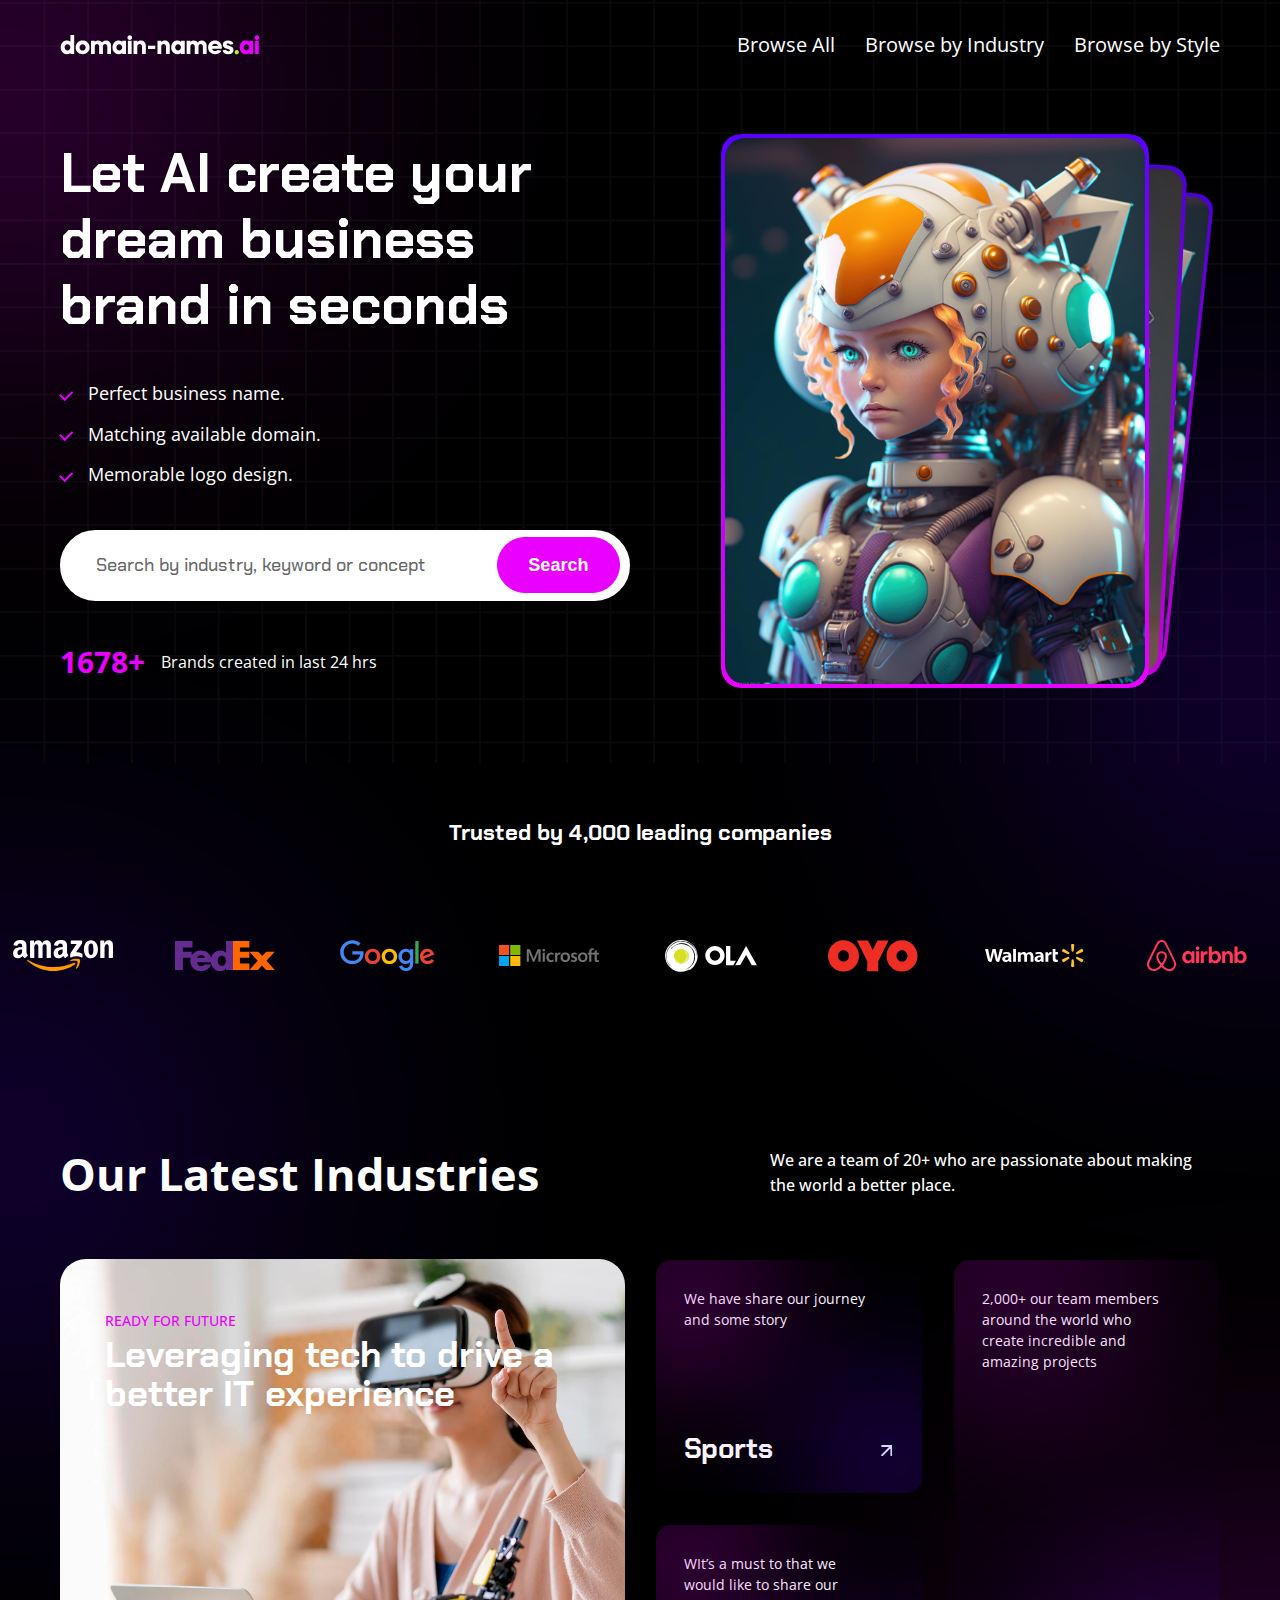
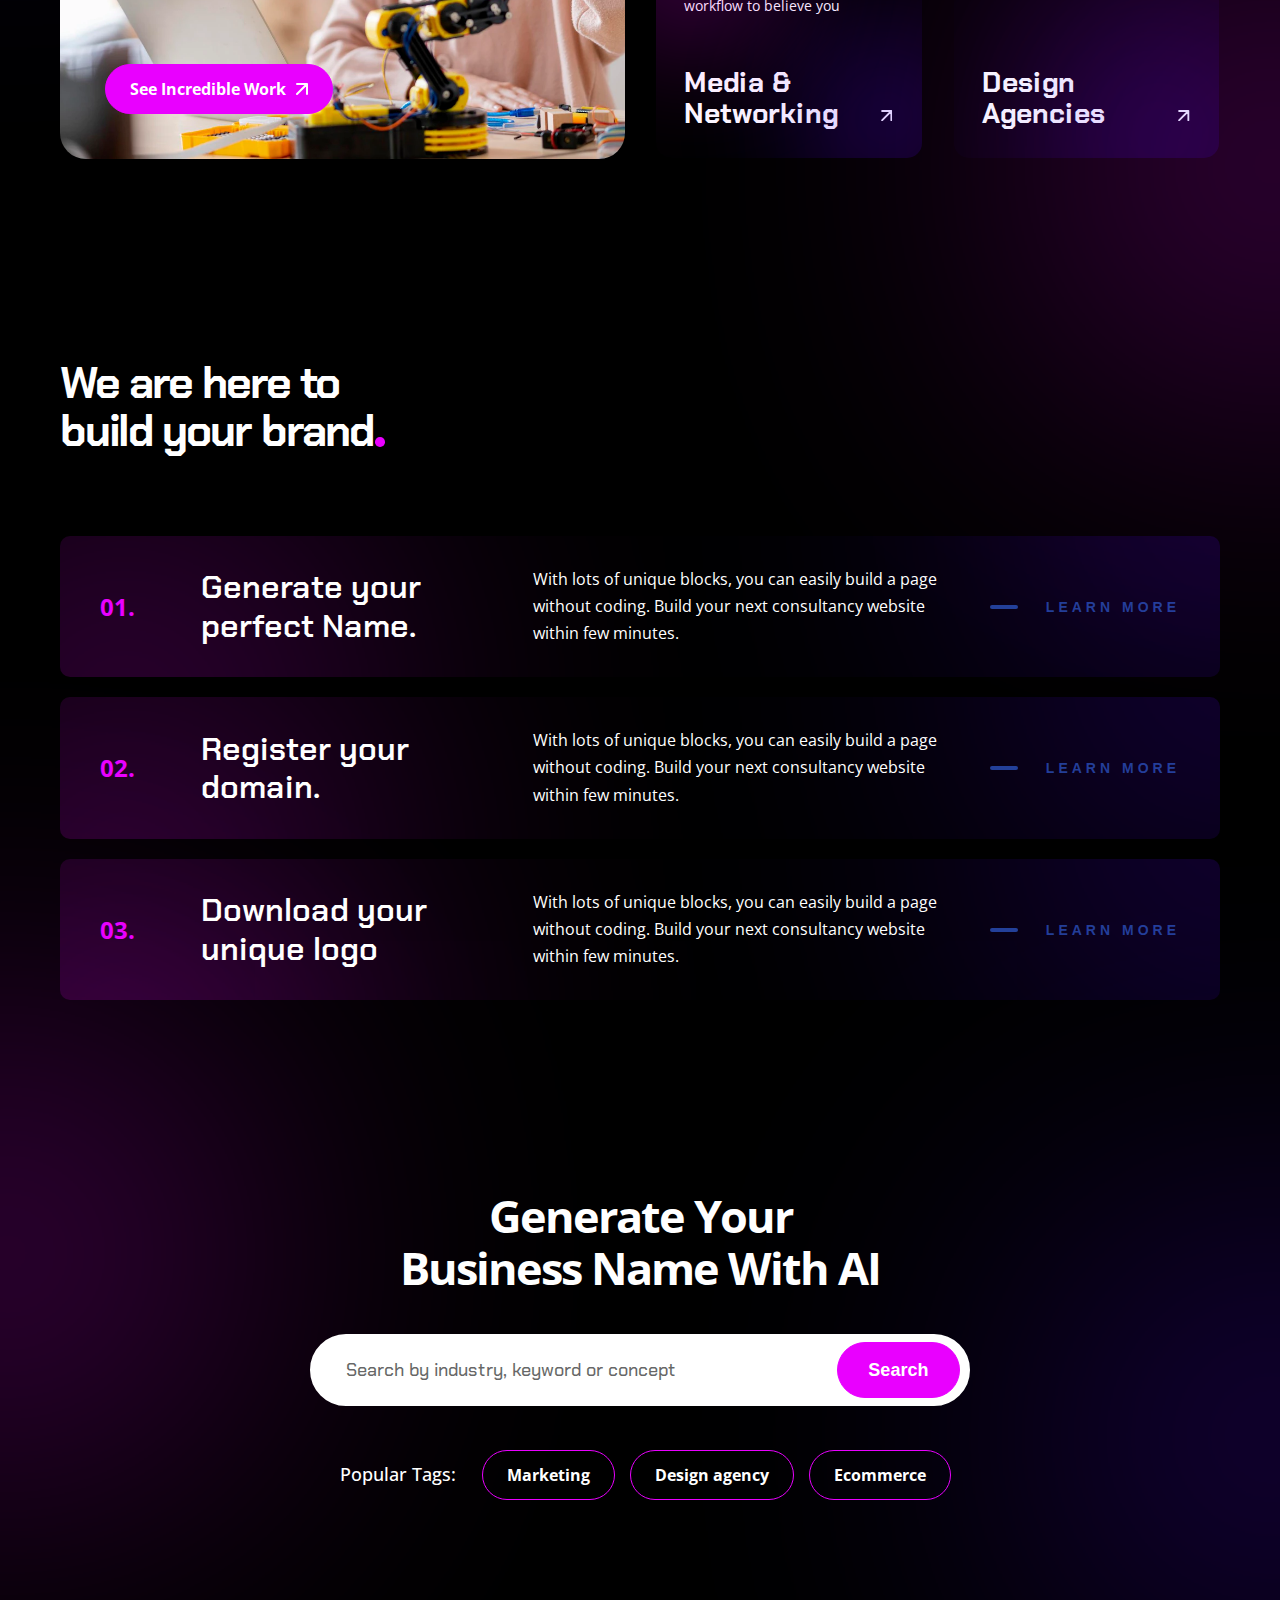
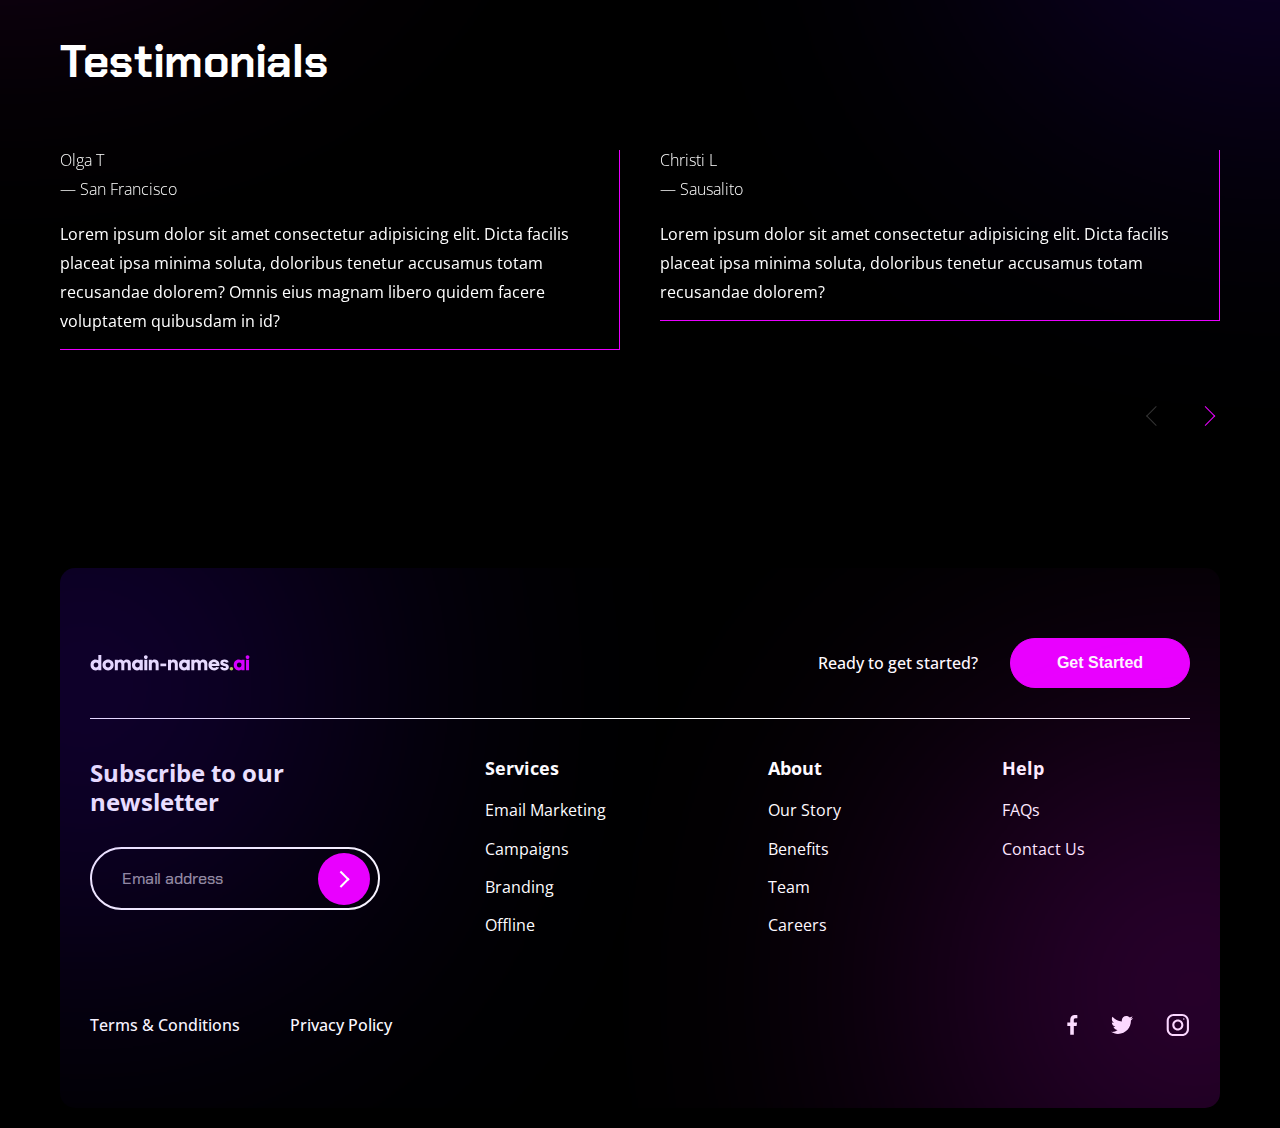
<file: index.html>
<!DOCTYPE html>
<html lang="en">

<head>
  <meta charset="UTF-8" />
  <meta http-equiv="X-UA-Compatible" content="IE=edge" />
  <meta name="viewport" content="width=device-width, initial-scale=1.0" />
  <link rel="stylesheet" href="css/main.css" />
  <!-- <link rel="icon" href="images/logo-small.svg" /> -->
  <link rel="stylesheet" href="https://cdn.jsdelivr.net/npm/swiper@9/swiper-bundle.min.css">
  <title>Home</title>
</head>

<body>
  <div class="main">
    <!-- #header -->
    <header class="header _lg" id="header">
      <div class="autoContainer">
        <div class="header__inner">
          <a href="/" class="header__inner-logo">
            <span class="logo">
              <img src="images/logo-white.svg" alt="%ProjectName%" />
            </span>
          </a>
          <nav class="nav" id="menu">
            <div class="nav__inner">
              <a href="#" class="nav__inner-link">
                Browse All
              </a>
              <a href="#" class="nav__inner-link">
                Browse by Industry
              </a>
              <a href="#" class="nav__inner-link">
                Browse by Style
              </a>
            </div>
          </nav>
          <div class="burger" id="menuBtn">
            <span></span>
          </div>
        </div>
      </div>
    </header>
    <!-- #header end -->
    <!-- #hero start -->
    <section class="hero">
      <div class="autoContainer">
        <div class="hero__inner">
          <div class="hero__inner-content">
            <h1>
              Let AI create your dream
              business brand
              in seconds
            </h1>
            <div class="hero__inner-body">
              <div class="swiper" data-swiper="card">
                <div class="swiper-wrapper">
                  <div class="swiper-slide">
                    <div class="ratioImage">
                      <img src="./images/intro/intro-1.jpg" alt="">
                    </div>
                  </div>
                  <div class="swiper-slide">
                    <div class="ratioImage">
                      <img src="./images/intro/intro-2.jpg" alt="">
                    </div>
                  </div>
                  <div class="swiper-slide">
                    <div class="ratioImage">
                      <img src="./images/intro/intro-1.jpg" alt="">
                    </div>
                  </div>
                </div>
              </div>
            </div>
            <ul class="list">
              <li class="list__item">
                <span class="custIcon custIcon--tick"></span>
                Perfect business name.
              </li>
              <li class="list__item">
                <span class="custIcon custIcon--tick"></span>
                Matching available domain.
              </li>
              <li class="list__item">
                <span class="custIcon custIcon--tick"></span>
                Memorable logo design.
              </li>
            </ul>
            <div class="input__outer">
              <div class="input input--text">
                <input type="text" placeholder="Search by industry, keyword or concept">
              </div>
              <button class="button button--primary">
                Search
              </button>
            </div>
            <div class="hero__inner-box">
              <h4 class="_lg">
                1678+
              </h4>
              <p>
                Brands created in last 24 hrs
              </p>
            </div>
          </div>
        </div>
      </div>
      <div class="hero__bg">
        <div class="hero__bg-image">
          <img src="./images/hero-grids.png" alt="">
        </div>
        <div class="bubble">
        </div>
        <div class="bubble _bottom">
        </div>
      </div>
    </section>
    <!-- #hero end -->
    <!-- #companies start -->
    <section class="companies">
      <div class="companies__inner">
        <h4>
          Trusted by 4,000 leading companies
        </h4>
        <div class="companies__inner-row">
          <div class="swiper" data-swiper="companies">
            <div class="swiper-wrapper">
              <div class="companiesItem swiper-slide">
                <div class="companiesItem__image">
                  <img src="./images/companies/airbnb.svg" alt="">
                </div>
              </div>
              <div class="companiesItem swiper-slide">
                <div class="companiesItem__image">
                  <img src="./images/companies/amazon.svg" alt="">
                </div>
              </div>
              <div class="companiesItem swiper-slide">
                <div class="companiesItem__image">
                  <img src="./images/companies/fedex.svg" alt="">
                </div>
              </div>
              <div class="companiesItem swiper-slide">
                <div class="companiesItem__image">
                  <img src="./images/companies/google.svg" alt="">
                </div>
              </div>
              <div class="companiesItem swiper-slide">
                <div class="companiesItem__image">
                  <img src="./images/companies/microsoft.svg" alt="">
                </div>
              </div>
              <div class="companiesItem swiper-slide">
                <div class="companiesItem__image">
                  <img src="./images/companies/ola.svg" alt="">
                </div>
              </div>
              <div class="companiesItem swiper-slide">
                <div class="companiesItem__image">
                  <img src="./images/companies/oyo.svg" alt="">
                </div>
              </div>
              <div class="companiesItem swiper-slide">
                <div class="companiesItem__image">
                  <img src="./images/companies/walmart.svg" alt="">
                </div>
              </div>
              <div class="companiesItem swiper-slide">
                <div class="companiesItem__image">
                  <img src="./images/companies/airbnb.svg" alt="">
                </div>
              </div>
              <div class="companiesItem swiper-slide">
                <div class="companiesItem__image">
                  <img src="./images/companies/amazon.svg" alt="">
                </div>
              </div>
              <div class="companiesItem swiper-slide">
                <div class="companiesItem__image">
                  <img src="./images/companies/fedex.svg" alt="">
                </div>
              </div>
              <div class="companiesItem swiper-slide">
                <div class="companiesItem__image">
                  <img src="./images/companies/google.svg" alt="">
                </div>
              </div>
              <div class="companiesItem swiper-slide">
                <div class="companiesItem__image">
                  <img src="./images/companies/microsoft.svg" alt="">
                </div>
              </div>
              <div class="companiesItem swiper-slide">
                <div class="companiesItem__image">
                  <img src="./images/companies/ola.svg" alt="">
                </div>
              </div>
              <div class="companiesItem swiper-slide">
                <div class="companiesItem__image">
                  <img src="./images/companies/oyo.svg" alt="">
                </div>
              </div>
              <div class="companiesItem swiper-slide">
                <div class="companiesItem__image">
                  <img src="./images/companies/walmart.svg" alt="">
                </div>
              </div>
            </div>
          </div>
        </div>
      </div>
    </section>
    <!-- #companies end -->
    <!-- #latest start -->
    <section class="latest">
      <div class="autoContainer">
        <div class="latest__inner">
          <div class="latest__inner-header">
            <h2>Our Latest Industries</h2>
            <p>
              We are a team of 20+ who are passionate about making the world a
              better place.
            </p>
          </div>
          <div class="latest__row">
            <div class="latest__column  _lg">
              <div class="latest__banner">
                <div class="latest__banner-content">
                  <div class="latest__banner-content-header">
                    <strong>Ready for future</strong>
                    <h3>Leveraging tech to drive a better IT experience</h3>
                  </div>
                  <div class="button button--primary button--iconright">
                    See Incredible Work
                    <svg width="12" height="12" viewBox="0 0 12 12" fill="none">
                      <path d="M1 11L11 1M11 1H1M11 1V11" stroke="currentColor" stroke-width="2" stroke-linecap="round"
                        stroke-linejoin="round"></path>
                    </svg>
                  </div>
                </div>
                <div class="latest__banner-image">
                  <img src="images/home/vr-wathcing-girl.png" alt="vr-wathcing">
                </div>
              </div>
            </div>
            <div class="latest__column">
              <div class="latest__item _main">
                <p>We have share our journey and some story</p>
                <strong>Sports</strong>
                <div class="latest__item-ico">
                  <svg width="12" height="12" viewBox="0 0 12 12" fill="none">
                    <path d="M1 11L11 1M11 1H1M11 1V11" stroke="currentColor" stroke-width="2" stroke-linecap="round"
                      stroke-linejoin="round"></path>
                  </svg>
                </div>
                <div class="latest__column-bg">
                  <div class="bubble _extraSm">
                  </div>
                  <div class="bubble _bottom _extraSm">
                  </div>
                </div>
              </div>
              <div class="latest__item _rose ">
                <p>
                  WIt’s a must to that we would like to share our workflow to
                  believe you
                </p>
                <strong>Media &amp; Networking</strong>
                <div class="latest__item-ico">
                  <svg width="12" height="12" viewBox="0 0 12 12" fill="none">
                    <path d="M1 11L11 1M11 1H1M11 1V11" stroke="currentColor" stroke-width="2" stroke-linecap="round"
                      stroke-linejoin="round"></path>
                  </svg>
                </div>
                <div class="latest__column-bg">
                  <div class="bubble _extraSm">
                  </div>
                  <div class="bubble _bottom _extraSm">
                  </div>
                </div>
              </div>
            </div>
            <div class="latest__column ">
              <div class="latest__item">
                <p>
                  2,000+ our team members around the world who create
                  incredible and amazing projects
                </p>
                <strong>Design Agencies</strong>
                <div class="latest__item-ico">
                  <svg width="12" height="12" viewBox="0 0 12 12" fill="none">
                    <path d="M1 11L11 1M11 1H1M11 1V11" stroke="currentColor" stroke-width="2" stroke-linecap="round"
                      stroke-linejoin="round"></path>
                  </svg>
                </div>
                <div class="latest__column-bg">
                  <div class="bubble _sm">
                  </div>
                  <div class="bubble _bottom _sm">
                  </div>
                </div>
              </div>
            </div>
          </div>
        </div>
      </div>
      <div class="latest__bg">
        <div class="bubble _left">
        </div>
        <div class="bubble _right">
        </div>
      </div>
    </section>
    <!-- #latest end -->
    <!-- #build start -->
    <section class="build">
      <div class="autoContainer">
        <div class="build__inner">
          <h2>
            We are here to <br>
            build your brand<span class="dot"></span>
          </h2>
          <ul class="build__inner-list">
            <li class="build__inner-list-item ">
              <strong>01.</strong>
              <h3 class="_sm">Generate your perfect Name.</h3>
              <p>
                With lots of unique blocks, you can easily build a page
                without coding. Build your next consultancy website within few
                minutes.
              </p>
              <a href="#" class="learnMore"><span></span> LEARN MORE</a>
              <div class="build__inner-list-bg">
                <div class="bubble">
                </div>
                <div class="bubble _bottom">
                </div>
              </div>
            </li>
            <li class="build__inner-list-item ">
              <strong>02.</strong>
              <h3 class="_sm">Register your domain.</h3>
              <p>
                With lots of unique blocks, you can easily build a page
                without coding. Build your next consultancy website within few
                minutes.
              </p>
              <a href="#" class="learnMore"><span></span> LEARN MORE</a>
              <div class="build__inner-list-bg">
                <div class="bubble">
                </div>
                <div class="bubble _bottom">
                </div>
              </div>
            </li>
            <li class="build__inner-list-item ">
              <strong>03.</strong>
              <h3 class="_sm">Download your unique logo</h3>
              <p>
                With lots of unique blocks, you can easily build a page
                without coding. Build your next consultancy website within few
                minutes.
              </p>
              <a href="#" class="learnMore"><span></span> LEARN MORE</a>
              <div class="build__inner-list-bg">
                <div class="bubble">
                </div>
                <div class="bubble _bottom">
                </div>
              </div>
            </li>
          </ul>
        </div>
      </div>
    </section>
    <!-- #build end -->
    <!-- #generate start -->
    <section class="generate">
      <div class="autoContainer">
        <div class="generate__inner">
          <div class="generate__inner-content">
            <h2>
              Generate your <br>business name with AI
            </h2>
            <div class="input__outer">
              <div class="input input--text">
                <input type="text" placeholder="Search by industry, keyword or concept">
              </div>
              <button class="button button--primary">
                Search
              </button>
            </div>
          </div>
          <div class="generate__inner-tags ">
            <span>Popular Tags:</span>
            <label class="button button--border">Marketing</label>
            <label class="button button--border">Design agency</label>
            <label class="button button--border">Ecommerce</label>
          </div>
        </div>
      </div>
      <div class="generate__bg">
        <div class="bubble">
        </div>
        <div class="bubble _bottom">
        </div>
      </div>
    </section>
    <!-- #generate end -->
    <!-- #testimonials start -->
    <section class="testimonials ">
      <div class="autoContainer">
        <div class="testimonials__inner">
          <h2>
            Testimonials
          </h2>
          <div class="swiper swiper-initialized swiper-horizontal swiper-backface-hidden" data-swiper="testimonials">
            <div class="swiper-wrapper" id="swiper-wrapper-44bdfc48246a7f33" aria-live="polite">
              <div class="testimonials__item swiper-slide swiper-slide-active" role="group" aria-label="1 / 4"
                style="width: 680px; margin-right: 40px;">
                <div class="testimonials__item-title">
                  <strong>Olga T</strong>
                  <span>— San Francisco</span>
                </div>
                <p>
                  Lorem ipsum dolor sit amet consectetur adipisicing elit. Dicta facilis placeat ipsa minima soluta,
                  doloribus tenetur accusamus totam recusandae dolorem? Omnis eius magnam libero quidem facere
                  voluptatem quibusdam in id?
                </p>
              </div>
              <div class="testimonials__item swiper-slide swiper-slide-next" role="group" aria-label="2 / 4"
                style="width: 680px; margin-right: 40px;">
                <div class="testimonials__item-title">
                  <strong>Christi L</strong>
                  <span>— Sausalito</span>
                </div>
                <p>
                  Lorem ipsum dolor sit amet consectetur adipisicing elit. Dicta facilis placeat ipsa minima soluta,
                  doloribus tenetur accusamus totam recusandae dolorem?
                </p>
              </div>
              <div class="testimonials__item swiper-slide" role="group" aria-label="3 / 4"
                style="width: 680px; margin-right: 40px;">
                <div class="testimonials__item-title">
                  <strong>Mary G</strong>
                  <span>— San Francisco</span>
                </div>
                <p>
                  Lorem ipsum dolor sit amet consectetur adipisicing elit. Dicta facilis placeat ipsa minima soluta,
                  doloribus tenetur accusamus totam recusandae dolorem? Omnis eius magnam libero quidem facere
                  voluptatem quibusdam in id?
                </p>
              </div>
              <div class="testimonials__item swiper-slide" role="group" aria-label="4 / 4"
                style="width: 680px; margin-right: 40px;">
                <div class="testimonials__item-title">
                  <strong>Aaron G</strong>
                  <span>— Virtual</span>
                </div>
                <p>
                  Lorem ipsum dolor sit amet consectetur adipisicing elit. Dicta facilis placeat ipsa minima soluta,
                  doloribus tenetur accusamus totam recusandae dolorem?
                </p>
              </div>
            </div>
            <span class="swiper-notification" aria-live="assertive" aria-atomic="true"></span>
          </div>
          <div class="swiper-arrows">
            <div class="swiper-arrow swiper-arrow-prev swiper-button-disabled" tabindex="-1" role="button"
              aria-label="Previous slide" aria-controls="swiper-wrapper-44bdfc48246a7f33" aria-disabled="true">prev
            </div>
            <div class="swiper-arrow swiper-arrow-next" tabindex="0" role="button" aria-label="Next slide"
              aria-controls="swiper-wrapper-44bdfc48246a7f33" aria-disabled="false">next</div>
          </div>
        </div>
      </div>
    </section>
    <!-- #testimonials end -->
    <!-- #footer -->
    <footer class="footer">
      <div class="autoContainer">
        <div class="footer__body">
          <div class="footer__inner">
            <div class="footer__inner-header ">
              <span class="logo">
                <img src="images/logo-white.svg" alt="Domain">
              </span>
              <div class="footer__inner-header-group">
                <span>Ready to get started?</span>
                <button class="button button--primary">Get Started</button>
              </div>
            </div>
            <div class="footer__inner-body">
              <div class="footer__inner-body-subscribe">
                <h3>Subscribe to our newsletter</h3>
                <div class="input__outer">
                  <div class="input input--text">
                    <input type="text" placeholder="Email address">
                  </div>
                  <button class="button  button--arrow ">
                    <span class="custIcon custIcon--right"></span>
                  </button>
                </div>
              </div>
              <div class="footer__links">
                <div class="footer__links-column ">
                  <strong class="footer__links-title">Services</strong>
                  <a href="#" class="footer__links-item">Email Marketing</a>
                  <a href="#" class="footer__links-item">Campaigns</a>
                  <a href="#" class="footer__links-item">Branding</a>
                  <a href="#" class="footer__links-item">Offline</a>
                </div>
                <div class="footer__links-column ">
                  <strong class="footer__links-title">About</strong>
                  <a href="#" class="footer__links-item">Our Story</a>
                  <a href="#" class="footer__links-item">Benefits</a>
                  <a href="#" class="footer__links-item">Team</a>
                  <a href="#" class="footer__links-item">Careers</a>
                </div>
                <div class="footer__links-column ">
                  <strong class="footer__links-title">Help</strong>
                  <a href="#" class="footer__links-item">FAQs</a>
                  <a href="#" class="footer__links-item">Contact Us</a>
                </div>
              </div>
            </div>
          </div>
          <div class="footer__footer">
            <div class="footer__footer-tos">
              <a href="#" class="footer__footer-tos-link">Terms &amp; Conditions</a>
              <a href="#" class="footer__footer-tos-link">Privacy Policy</a>
            </div>
            <div class="footer__footer-social">
              <a href="#" class="button button--default button--ico">
                <svg width="11" height="20" viewBox="0 0 11 20" fill="none">
                  <path
                    d="M8.53635 3.29509H10.3707V0.139742C10.0542 0.0967442 8.96584 0 7.6983 0C5.05352 0 3.24178 1.643 3.24178 4.66274V7.44186H0.323242V10.9693H3.24178V19.845H6.82005V10.9701H9.62055L10.0651 7.44269H6.81922V5.01251C6.82005 3.99297 7.09801 3.29509 8.53635 3.29509Z"
                    fill="currentColor"></path>
                </svg>
              </a>
              <a href="#" class="button button--default button--ico">
                <svg width="24" height="18" viewBox="0 0 24 18" fill="none">
                  <path
                    d="M23.1854 2.11613C22.357 2.475 21.4744 2.71288 20.5541 2.82838C21.5008 2.27013 22.2234 1.39287 22.5631 0.3355C21.6804 0.85525 20.7059 1.22238 19.6673 1.42725C18.8292 0.545875 17.6347 0 16.3316 0C13.8033 0 11.7679 2.02675 11.7679 4.51137C11.7679 4.86888 11.7986 5.21263 11.8737 5.53988C8.07721 5.357 4.71783 3.55988 2.46107 0.82225C2.06708 1.49738 1.83597 2.27012 1.83597 3.102C1.83597 4.664 2.65041 6.04862 3.86441 6.85025C3.13072 6.8365 2.41095 6.62613 1.80117 6.29475C1.80117 6.3085 1.80117 6.32638 1.80117 6.34425C1.80117 8.536 3.3841 10.3565 5.45987 10.7759C5.08815 10.8763 4.68302 10.9244 4.26258 10.9244C3.97022 10.9244 3.67507 10.9079 3.39802 10.8474C3.98971 12.6335 5.6687 13.9466 7.66512 13.9893C6.11142 15.1896 4.13867 15.9129 2.00303 15.9129C1.62853 15.9129 1.26934 15.8964 0.910156 15.851C2.93303 17.1394 5.3304 17.875 7.91572 17.875C16.319 17.875 20.9133 11 20.9133 5.04075C20.9133 4.84137 20.9064 4.64887 20.8966 4.45775C21.8029 3.8225 22.5645 3.02913 23.1854 2.11613Z"
                    fill="currentColor"></path>
                </svg>
              </a>
              <a href="#" class="button button--default button--ico">
                <svg width="23" height="22" viewBox="0 0 23 22" fill="none">
                  <path fill-rule="evenodd" clip-rule="evenodd"
                    d="M7.64704 0H16.0003C19.8441 0 22.9613 3.07862 22.9613 6.875V15.125C22.9613 18.9214 19.8441 22 16.0003 22H7.64704C3.80317 22 0.686035 18.9214 0.686035 15.125V6.875C0.686035 3.07862 3.80317 0 7.64704 0ZM16 19.9375C18.687 19.9375 20.8727 17.7787 20.8727 15.125V6.875C20.8727 4.22125 18.687 2.0625 16 2.0625H7.64683C4.95988 2.0625 2.77412 4.22125 2.77412 6.875V15.125C2.77412 17.7787 4.95988 19.9375 7.64683 19.9375H16Z"
                    fill="currentColor"></path>
                  <path fill-rule="evenodd" clip-rule="evenodd"
                    d="M6.25476 11C6.25476 7.96263 8.7482 5.5 11.8236 5.5C14.8989 5.5 17.3924 7.96263 17.3924 11C17.3924 14.0374 14.8989 16.5 11.8236 16.5C8.7482 16.5 6.25476 14.0374 6.25476 11ZM8.34283 11C8.34283 12.8948 9.90488 14.4375 11.8233 14.4375C13.7418 14.4375 15.3038 12.8948 15.3038 11C15.3038 9.10388 13.7418 7.5625 11.8233 7.5625C9.90488 7.5625 8.34283 9.10388 8.34283 11Z"
                    fill="currentColor"></path>
                  <path
                    d="M18.5519 5.08834C18.5519 5.4931 18.2197 5.82122 17.8099 5.82122C17.4001 5.82122 17.0679 5.4931 17.0679 5.08834C17.0679 4.68359 17.4001 4.35547 17.8099 4.35547C18.2197 4.35547 18.5519 4.68359 18.5519 5.08834Z"
                    fill="currentColor"></path>
                </svg>
              </a>
            </div>
          </div>
          <div class="footer__body-bg">
            <div class="bubble _left">
            </div>
            <div class="bubble _right">
            </div>
          </div>
        </div>
      </div>
    </footer>
    <!-- #footer end -->
  </div>
  <script src="https://cdn.jsdelivr.net/npm/swiper@9/swiper-bundle.min.js"></script>
  <script src="js/swiper.js"></script>
  <script src="js/main.js"></script>
</body>

</html>
</file>
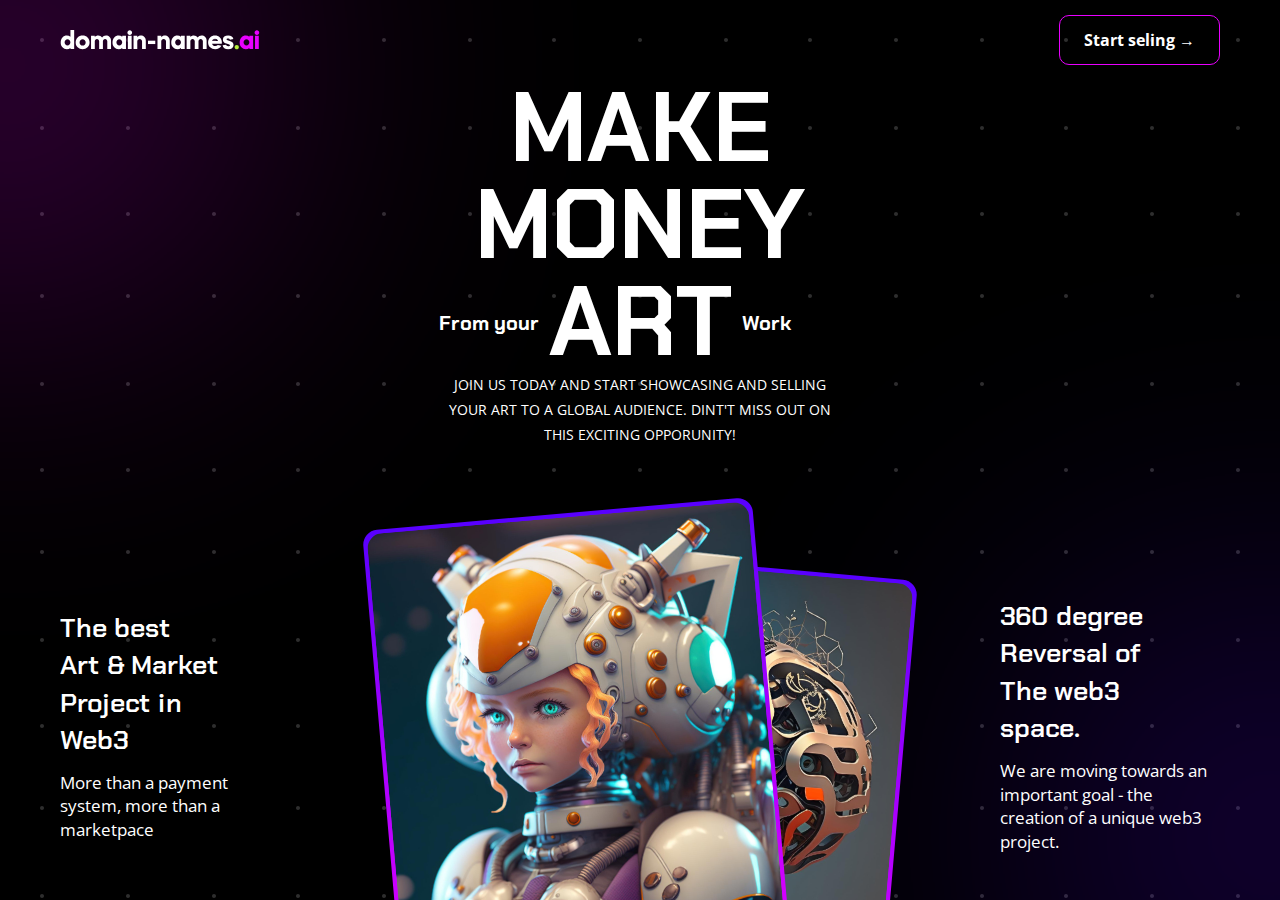
<file: intro.html>
<!DOCTYPE html>
<html lang="en">

<head>
  <meta charset="UTF-8" />
  <meta http-equiv="X-UA-Compatible" content="IE=edge" />
  <meta name="viewport" content="width=device-width, initial-scale=1.0" />
  <link rel="stylesheet" href="css/main.css" />
  <!-- <link rel="icon" href="images/logo-small.svg" /> -->
  <title>Home</title>
</head>

<body>
  <div class="main">
    <!-- #header -->
    <header class="header" id="header">
      <div class="autoContainer">
        <div class="header__inner">
          <a href="/" class="header__inner-logo">
            <span class="logo">
              <img src="images/logo-white.svg" alt="%ProjectName%" />
            </span>
          </a>
          <a href="/index.html" class="button button--border">
            Start seling &rarr;
          </a>
        </div>
      </div>
    </header>
    <!-- #header end -->
    <!-- #intro -->
    <section class="intro">
      <div class="autoContainer">
        <div class="intro__inner">
          <div class="intro__inner-content">
            <div class="intro__inner-title">
              <h2>
                Make
              </h2>
              <h2>
                Money
              </h2>
              <div class="intro__inner-title-box">
                <h5>
                  From your
                </h5>
                <h2>
                  Art
                </h2>
                <h5>
                  Work
                </h5>
              </div>
            </div>
            <p class="intro__inner-text">
              Join us today and Start showcasing and selling
              your art to a global audience. Dint't miss out on this exciting opporunity!
            </p>
          </div>
          <div class="intro__inner-footer">
            <div class="intro__inner-footer-box">
              <h4>
                The best <br>
                Art & Market <br>
                Project in <br>
                Web3
              </h4>
              <p class="_sm">
                More than a payment system,
                more than a marketpace
              </p>
            </div>
            <div class="intro__inner-footer-group">
              <div class="intro__inner-footer-image">
                <img src="./images/intro/intro-1.jpg" alt="">
              </div>
              <div class="intro__inner-footer-image">
                <img src="./images/intro/intro-2.jpg" alt="">
              </div>
            </div>
            <div class="intro__inner-footer-box">
              <h4>
                360 degree <br>
                Reversal of <br>
                The web3 <br>
                space.
              </h4>
              <p class="_sm">
                We are moving towards an
                important goal - the creation
                of a unique web3 project.
              </p>
            </div>
            <div class="intro__inner-footer-bg">
              <!-- <img src="./images/intro/planet.jpg" alt=""> -->
            </div>
          </div>
        </div>
      </div>
      <div class="intro__bg">
        <div class="intro__bg-dots">
        </div>
        <div class="bubble ">
        </div>
        <div class="bubble _bottom">
        </div>
      </div>
    </section>
    <!-- #intro end -->
  </div>
  <script src="js/main.js"></script>
</body>

</html>
</file>
<file: css/main.css>
@import "./animate.css";
@import url("https://fonts.googleapis.com/css2?family=Open+Sans:wght@300;400;700&display=swap");
@import url("https://fonts.googleapis.com/css2?family=Chakra+Petch:ital,wght@0,300;0,400;0,500;0,600;0,700;1,300;1,400;1,500;1,600;1,700&display=swap");
@-webkit-keyframes zoomInCenter {
  from {
    opacity: 0;
    -webkit-transform: translate(-50%, -50%) scale(0.9);
            transform: translate(-50%, -50%) scale(0.9);
  }
  30% {
    opacity: 1;
  }
  to {
    opacity: 1;
    -webkit-transform: translate(-50%, -50%) scale(1);
            transform: translate(-50%, -50%) scale(1);
  }
}
@keyframes zoomInCenter {
  from {
    opacity: 0;
    -webkit-transform: translate(-50%, -50%) scale(0.9);
            transform: translate(-50%, -50%) scale(0.9);
  }
  30% {
    opacity: 1;
  }
  to {
    opacity: 1;
    -webkit-transform: translate(-50%, -50%) scale(1);
            transform: translate(-50%, -50%) scale(1);
  }
}
@-webkit-keyframes zoomIn {
  from {
    opacity: 0;
    -webkit-transform: scale(0.9);
            transform: scale(0.9);
  }
  30% {
    opacity: 1;
  }
  to {
    opacity: 1;
    -webkit-transform: scale(1);
            transform: scale(1);
  }
}
@keyframes zoomIn {
  from {
    opacity: 0;
    -webkit-transform: scale(0.9);
            transform: scale(0.9);
  }
  30% {
    opacity: 1;
  }
  to {
    opacity: 1;
    -webkit-transform: scale(1);
            transform: scale(1);
  }
}
@-webkit-keyframes fadeInUp {
  from {
    opacity: 0;
    -webkit-transform: translateY(10%);
            transform: translateY(10%);
  }
  to {
    opacity: 1;
    -webkit-transform: translateY(0);
            transform: translateY(0);
  }
}
@keyframes fadeInUp {
  from {
    opacity: 0;
    -webkit-transform: translateY(10%);
            transform: translateY(10%);
  }
  to {
    opacity: 1;
    -webkit-transform: translateY(0);
            transform: translateY(0);
  }
}
@-webkit-keyframes sticky {
  from {
    opacity: 0;
    -webkit-transform: translateY(-110%);
            transform: translateY(-110%);
  }
  50% {
    opacity: 1;
  }
  to {
    opacity: 1;
    -webkit-transform: translateY(0);
            transform: translateY(0);
  }
}
@keyframes sticky {
  from {
    opacity: 0;
    -webkit-transform: translateY(-110%);
            transform: translateY(-110%);
  }
  50% {
    opacity: 1;
  }
  to {
    opacity: 1;
    -webkit-transform: translateY(0);
            transform: translateY(0);
  }
}
@-webkit-keyframes animInUp {
  from {
    -webkit-transform: translateY(10%) scale(0.98);
            transform: translateY(10%) scale(0.98);
  }
  to {
    -webkit-transform: translateY(0);
            transform: translateY(0);
  }
}
@keyframes animInUp {
  from {
    -webkit-transform: translateY(10%) scale(0.98);
            transform: translateY(10%) scale(0.98);
  }
  to {
    -webkit-transform: translateY(0);
            transform: translateY(0);
  }
}
.animInUp {
  -webkit-animation-name: animInUp;
  animation-name: animInUp;
}

.zoomInCenter {
  -webkit-animation-name: zoomInCenter;
          animation-name: zoomInCenter;
  -webkit-animation-timing-function: ease-in-out;
          animation-timing-function: ease-in-out;
}

/* Typography */
h1 {
  font-size: 60px;
}

h2 {
  font-size: 50px;
}
h2._lg {
  font-size: 44px;
}
h2._sm {
  font-size: 32px;
}

h3 {
  font-size: 40px;
}

h4 {
  font-size: 22px;
}
h4._lg {
  font-size: 30px;
}

h5 {
  font-size: 20px;
}

h6 {
  font-size: 18px;
}

h1,
h2,
h3,
h4,
h5,
h6 {
  font-family: "Open Sans", sans-serif;
  font-weight: 700;
  line-height: 1.4em;
}

p {
  line-height: 1.8em;
  font-size: 16px;
}
p._sm {
  font-size: 14px;
  line-height: 1.4em;
}

:root {
  height: 100%;
}

html {
  height: 100%;
  scroll-behavior: smooth;
}

* {
  margin: 0px;
  padding: 0px;
  border: none;
  outline: none;
  -webkit-box-sizing: border-box;
          box-sizing: border-box;
}

button {
  cursor: pointer;
  outline: none;
  background: transparent;
}
button:focus {
  outline: none;
}

input::-webkit-outer-spin-button,
input::-webkit-inner-spin-button {
  -webkit-appearance: none;
  margin: 0;
}

/* width */
::-webkit-scrollbar {
  width: 8px;
}

/* Track */
::-webkit-scrollbar-track {
  background: #fff;
}

/* Handle */
::-webkit-scrollbar-thumb {
  background: rgba(0, 0, 0, 0.2);
  border-radius: 10px;
}

/* Handle on hover */
::-webkit-scrollbar-thumb:hover {
  background: rgba(0, 0, 0, 0.3);
}

body {
  height: 100%;
  cursor: default;
  font-size: 18px;
  color: #fff;
  line-height: 1.7em;
  font-weight: 400;
  font-family: "Open Sans", sans-serif;
  background: #000;
  -webkit-font-smoothing: antialiased;
  -moz-font-smoothing: antialiased;
}

body.active {
  overflow: hidden;
}

a {
  cursor: pointer;
  text-decoration: none;
  color: #000;
}

ul,
li {
  list-style: none;
  padding: 0px;
  margin: 0px;
}

img,
svg {
  pointer-events: none;
}

.main {
  display: -webkit-box;
  display: -ms-flexbox;
  display: flex;
  -webkit-box-orient: vertical;
  -webkit-box-direction: normal;
      -ms-flex-direction: column;
          flex-direction: column;
  overflow: hidden;
  min-height: 100%;
}

.autoContainer {
  max-width: 1460px;
  margin: 0 auto;
  padding: 0 60px;
}

.input {
  display: -webkit-box;
  display: -ms-flexbox;
  display: flex;
  width: 100%;
  font-size: 18px;
}
.input input,
.input textarea, .input__selected {
  padding: 1.2em 1.9em;
  width: 100%;
  background-color: #fff;
  border: 2px solid #fff;
  resize: none;
  -webkit-transition: 0.3s ease-out;
  transition: 0.3s ease-out;
  color: #000;
  font-family: "Chakra Petch", sans-serif;
  font-style: normal;
  font-weight: 500;
  font-size: inherit;
  line-height: 1;
}
.input input::-webkit-input-placeholder, .input textarea::-webkit-input-placeholder, .input__selected::-webkit-input-placeholder {
  color: rgba(0, 0, 0, 0.6);
  font-family: inherit;
}
.input input::-moz-placeholder, .input textarea::-moz-placeholder, .input__selected::-moz-placeholder {
  color: rgba(0, 0, 0, 0.6);
  font-family: inherit;
}
.input input:-ms-input-placeholder, .input textarea:-ms-input-placeholder, .input__selected:-ms-input-placeholder {
  color: rgba(0, 0, 0, 0.6);
  font-family: inherit;
}
.input input::-ms-input-placeholder, .input textarea::-ms-input-placeholder, .input__selected::-ms-input-placeholder {
  color: rgba(0, 0, 0, 0.6);
  font-family: inherit;
}
.input input::placeholder,
.input textarea::placeholder, .input__selected::placeholder {
  color: rgba(0, 0, 0, 0.6);
  font-family: inherit;
}
.input input:focus,
.input textarea:focus {
  border-color: rgba(0, 0, 0, 0.8);
}
.input--text input {
  border-radius: 2em;
  padding: 1.2em 8.5em 1.2em 1.9em;
}
.input--text input:focus {
  border-color: #e900ff;
}
.input--buttonRight {
  position: relative;
}
.input--buttonRight input {
  padding-right: 3em;
}
.input--buttonRight .button {
  position: absolute;
  font-size: inherit;
  top: 50%;
  right: 0.5em;
  -webkit-transform: translateY(-50%);
  transform: translateY(-50%);
}
.input--buttonRight._wideButton input {
  padding-right: 8em;
}
.input--buttonRight._wideButton .button {
  width: 7em;
}
.input--select {
  position: relative;
  min-width: 130px;
}
.input--select.active .input__selected {
  color: #101010;
  border-radius: 2em 2em 0 0;
  border-bottom: 1px solid rgba(36, 20, 85, 0.1);
  border-color: #3b3d6b;
  -webkit-transition-duration: 0.1s;
  transition-duration: 0.1s;
  -webkit-transition-delay: 0s;
  transition-delay: 0s;
}
.input--select.active .input__selected::after {
  -webkit-transform: translateY(-50%);
  transform: translateY(-50%);
}
.input--select.active .input__dropdown {
  top: 100%;
  max-height: 30vh;
  overflow-y: auto;
  border-color: #3b3d6b;
  opacity: 1;
  padding: 0.5em 0 1em 0;
  -webkit-transition: max-height 0.4s ease, opacity 0.2s ease;
  transition: max-height 0.4s ease, opacity 0.2s ease;
}
.input__selected {
  cursor: pointer;
  -webkit-transition-delay: 0.25s;
  transition-delay: 0.25s;
}
.input__selected:hover {
  opacity: 0.8;
  border-color: rgba(59, 61, 107, 0.8);
}
.input__selected:after {
  color: inherit;
  content: "";
  position: absolute;
  display: block;
  top: 50%;
  right: 1.2em;
  width: 0;
  height: 0;
  border-bottom: 6px solid currentColor;
  border-right: 6px solid transparent;
  border-left: 6px solid transparent;
  -webkit-transform: translateY(-50%) rotate(180deg);
  transform: translateY(-50%) rotate(180deg);
  -webkit-transition: 0.3s ease;
  transition: 0.3s ease;
}
.input__dropdown {
  position: absolute;
  top: calc(100% - 3px);
  width: 100%;
  max-height: 0;
  opacity: 0;
  overflow: hidden;
  background-color: #f8f8f8;
  border: 2px solid transparent;
  color: #1d263a;
  -webkit-box-sizing: border-box;
  box-sizing: border-box;
  border: 2px solid transparent;
  border-radius: 0 0 2em 2em;
  border-top: unset;
  -webkit-transition: max-height 0.3s ease, border-color 0s ease 0.3s, opacity 0.1s ease 0.2s;
  transition: max-height 0.3s ease, border-color 0s ease 0.3s, opacity 0.1s ease 0.2s;
  scrollbar-width: none;
  /* Firefox 64 */
  -ms-overflow-style: none;
  /* Internet Explorer 11 */
  z-index: 1;
}
.input__dropdown::-webkit-scrollbar {
  display: none;
}
.input__dropdown-item {
  cursor: pointer;
  padding: 0.4em 1em;
  border-top: 1px solid rgba(29, 38, 58, 0.1);
  -webkit-transition: 0.3s ease-out;
  transition: 0.3s ease-out;
}
.input__dropdown-item:hover {
  background: #f0f0ff;
}
.input__dropdown-item:first-child {
  border-top: unset;
}
.input__dropdown-item strong {
  color: #241455;
  font-weight: 500;
  pointer-events: none;
}
.input__dropdown-item p {
  pointer-events: none;
}
.input__outer {
  display: -webkit-box;
  display: -ms-flexbox;
  display: flex;
  -webkit-box-align: center;
      -ms-flex-align: center;
          align-items: center;
  position: relative;
}
.input__outer .button {
  position: absolute;
  z-index: 2;
  right: 10px;
  font-size: 18px;
  padding: 1em 1.7em;
}

.button {
  cursor: pointer;
  display: -webkit-box;
  display: -ms-flexbox;
  display: flex;
  -webkit-box-align: center;
      -ms-flex-align: center;
          align-items: center;
  -webkit-box-pack: center;
      -ms-flex-pack: center;
          justify-content: center;
  padding: 1em 1.5em;
  border: 1px solid transparent;
  color: #fff;
  font-style: normal;
  font-weight: 700;
  font-size: 16px;
  line-height: 1;
  -webkit-transition: all 0.3s ease;
  transition: all 0.3s ease;
}
.button--border {
  border-color: #e900ff;
  color: #fff;
  border-radius: 10px;
  position: relative;
}
.button--border::before {
  content: "";
  width: 100%;
  height: 100%;
  position: absolute;
  top: 0;
  left: 0;
  border-radius: inherit;
  background: #e900ff;
  opacity: 0;
  -webkit-transition: all 0.2s ease-in-out 0s;
  transition: all 0.2s ease-in-out 0s;
  -moz-transition: all 0.2s ease-in-out 0s;
}
.button--border:hover::before {
  opacity: 0.2;
}
.button--primary {
  border-radius: 5em;
  color: #fff;
  border-color: #e900ff;
  background: #e900ff;
}
.button--primary:hover {
  opacity: 0.6;
}
.button--iconright {
  gap: 10px;
}
.button--rounded {
  cursor: pointer;
  padding: 1.2em 1em;
  border: 2px solid transparent;
  background: #f8f8f8;
  border-radius: 3em;
  gap: 0.6em;
  color: #33354d;
  font-family: "Urbanist", sans-serif;
  font-style: normal;
  font-weight: 600;
  line-height: 1;
}
.button--rounded:hover {
  border-color: rgba(29, 38, 58, 0.8);
}
.button--arrow {
  background: #e900ff;
  border-radius: 50%;
  padding: 0 !important;
  width: 2em;
  height: 2em;
}
.button--ico {
  padding: 0;
}
.button--ico:hover {
  color: #e900ff;
}
.button:active {
  opacity: 0.7;
}
.button:disabled {
  cursor: default;
  opacity: 0.5 !important;
}

.ratioImage {
  position: relative;
  padding-bottom: 65%;
  width: 100%;
}
.ratioImage img {
  position: absolute;
  top: 0;
  left: 0;
  width: 100%;
  height: 100%;
  -o-object-fit: cover;
     object-fit: cover;
}
.ratioImage--contain img {
  -o-object-fit: contain;
     object-fit: contain;
}

.badge {
  border-radius: 100px;
  padding: 0.3em 0.5em;
  color: #000;
  font-style: normal;
  font-weight: 500;
  font-size: 15px;
  line-height: 1;
}

.checkbox {
  display: -webkit-inline-box;
  display: -ms-inline-flexbox;
  display: inline-flex;
  position: relative;
  font-size: 18px;
  z-index: 0;
}
.checkbox input {
  width: 1em;
  height: 1em;
  z-index: 1;
  font-size: inherit;
  opacity: 0;
}
.checkbox input:checked + span::before {
  border-color: #000;
}
.checkbox span {
  position: absolute;
  top: 0;
  left: 0;
  width: 100%;
  height: 100%;
}
.checkbox span::after {
  content: "";
  position: absolute;
  display: block;
  top: 0;
  left: 0;
  width: 100%;
  height: 100%;
  border: 1.5px solid #000;
  -webkit-box-sizing: border-box;
          box-sizing: border-box;
}
.checkbox span::before {
  content: "";
  position: absolute;
  display: block;
  top: 40%;
  left: 50%;
  width: 0.25em;
  height: 0.5em;
  border-bottom: 1.5px solid rgba(0, 0, 0, 0.2);
  border-right: 1.5px solid rgba(0, 0, 0, 0.2);
  -webkit-transition: 0.1s ease;
  transition: 0.1s ease;
  -webkit-transform: translate(-50%, -50%) rotate(45deg);
          transform: translate(-50%, -50%) rotate(45deg);
}
.checkbox__outer {
  display: -webkit-box;
  display: -ms-flexbox;
  display: flex;
  -webkit-box-align: center;
      -ms-flex-align: center;
          align-items: center;
}
.checkbox__outer label {
  color: #000;
  font-style: normal;
  font-weight: 400;
  font-size: 16px;
  line-height: 1.4;
  margin-left: 0.7em;
}
.checkbox__outer label a {
  color: inherit;
  font-style: normal;
  font-weight: 400;
  font-size: inherit;
  text-decoration: underline;
  -webkit-transition: 0.3s ease;
  transition: 0.3s ease;
}
.checkbox__outer label a:hover {
  opacity: 0.6;
}

.custIcon {
  position: relative;
  display: inline-block;
  font-size: 16px;
  height: 0.8em;
  width: 0.8em;
  color: inherit;
}
.custIcon--left::before {
  content: "";
  display: block;
  position: absolute;
  top: 50%;
  left: 50%;
  width: 75%;
  height: 75%;
  background: transparent;
  border-left: 2px solid currentColor;
  border-bottom: 2px solid currentColor;
  -webkit-transform: translate(-25%, -50%) rotate(45deg);
          transform: translate(-25%, -50%) rotate(45deg);
}
.custIcon--rtArr:after {
  content: "";
  display: block;
  position: absolute;
  top: 50%;
  left: 50%;
  width: 75%;
  height: 75%;
  background: transparent;
  border-right: 2px solid currentColor;
  border-top: 2px solid currentColor;
  -webkit-transform: translate(-50%, -50%);
          transform: translate(-50%, -50%);
}
.custIcon--rtArr::before {
  content: "";
  display: block;
  position: absolute;
  top: 50%;
  left: 50%;
  width: 100%;
  height: 2px;
  background: currentColor;
  -webkit-transform: translate(-50%, -50%) rotate(-45deg);
          transform: translate(-50%, -50%) rotate(-45deg);
}
.custIcon--right::before {
  content: "";
  display: block;
  position: absolute;
  top: 50%;
  left: 50%;
  width: 75%;
  height: 75%;
  background: transparent;
  border-right: 2px solid currentColor;
  border-top: 2px solid currentColor;
  -webkit-transform: translate(-75%, -50%) rotate(45deg);
          transform: translate(-75%, -50%) rotate(45deg);
}
.custIcon--up::before {
  content: "";
  position: absolute;
  display: block;
  top: 50%;
  left: 50%;
  border-bottom: 5px solid #7b8a8a;
  border-right: 5px solid transparent;
  border-left: 5px solid transparent;
  -webkit-transform: translate(-50%, -50%);
          transform: translate(-50%, -50%);
  -webkit-transition: all 0.3s ease-in-out;
  transition: all 0.3s ease-in-out;
}
.custIcon--down::before {
  content: "";
  position: absolute;
  display: block;
  top: 50%;
  left: 50%;
  border-top: 5px solid #7b8a8a;
  border-right: 5px solid transparent;
  border-left: 5px solid transparent;
  -webkit-transform: translate(-50%, -50%);
          transform: translate(-50%, -50%);
  -webkit-transition: all 0.3s ease-in-out;
  transition: all 0.3s ease-in-out;
}
.custIcon--cross:before, .custIcon--cross:after {
  content: "";
  display: block;
  position: absolute;
  top: 50%;
  left: 50%;
  width: 2px;
  height: 100%;
  background: #000;
}
.custIcon--cross:before {
  -webkit-transform: translate(-50%, -50%) rotate(45deg);
          transform: translate(-50%, -50%) rotate(45deg);
}
.custIcon--cross:after {
  -webkit-transform: translate(-50%, -50%) rotate(-45deg);
          transform: translate(-50%, -50%) rotate(-45deg);
}
.custIcon--tick {
  margin-right: 5px;
}
.custIcon--tick:after {
  content: "";
  display: block;
  position: absolute;
  top: 50%;
  left: 50%;
  width: 45%;
  height: 80%;
  border-bottom: 2px solid #e900ff;
  border-right: 2px solid #e900ff;
  -webkit-transform: translate(-50%, -50%) rotate(45deg);
          transform: translate(-50%, -50%) rotate(45deg);
}
.custIcon--dots {
  font-size: 5px;
  width: 1em;
  height: 1em;
  border-radius: 50%;
  background: #000;
  -webkit-transition: 0.2s ease-in;
  transition: 0.2s ease-in;
}
.custIcon--dots:before, .custIcon--dots:after {
  content: "";
  display: block;
  position: absolute;
  top: 0;
  width: 1em;
  height: 1em;
  border-radius: 50%;
  background: inherit;
  -webkit-transition: 0.2s ease-in;
  transition: 0.2s ease-in;
}
.custIcon--dots:before {
  left: calc(100% + 0.75em);
}
.custIcon--dots:after {
  right: calc(100% + 0.75em);
}
.custIcon--dots.active {
  width: 4.5em;
  border-radius: 2px;
}
.custIcon--dots.active:before, .custIcon--dots.active:after {
  opacity: 0;
}
.custIcon--rounded {
  font-size: inherit;
  width: 1em;
  height: 1em;
  border-radius: 50%;
  background: #e900ff;
}
.custIcon--rounded:after {
  top: 45%;
  width: 25%;
  height: 50%;
  border-color: #000;
}

.noBreak {
  white-space: nowrap;
}

.dot {
  display: inline-block;
  font-size: inherit;
  width: 0.22em;
  height: 0.22em;
  border-radius: 50%;
  background: #e900ff;
  margin-left: 0.05em;
  margin-bottom: -0.01em;
}

.quotes {
  display: -webkit-box;
  display: -ms-flexbox;
  display: flex;
  font-size: inherit;
  width: 100%;
  padding-bottom: 1.5em;
}
.quotes img {
  height: 1.7em;
  width: auto;
}

.stars {
  display: -webkit-box;
  display: -ms-flexbox;
  display: flex;
  font-size: 5px;
  gap: 1em;
}
.stars img {
  font-size: inherit;
  width: 4em;
  height: 4em;
  -o-object-fit: contain;
  object-fit: contain;
}

.learnMore {
  position: relative;
  padding-left: 4em;
  -webkit-transition: 0.3s ease-out 0.2s;
  transition: 0.3s ease-out 0.2s;
  color: #2f5bd1b3;
  font-family: "Urbanist", sans-serif;
  font-style: normal;
  font-weight: 600;
  font-size: 14px;
  line-height: 1;
  letter-spacing: 4px;
}
.learnMore span {
  position: absolute;
  top: 50%;
  left: 0;
  width: 2em;
  height: 4px;
  -webkit-transform: translateY(-50%);
  transform: translateY(-50%);
}
.learnMore span::before, .learnMore span:after {
  content: "";
  position: absolute;
  top: 0;
  left: 0;
  width: 100%;
  height: 100%;
  background: #2f5bd1b3;
  border-radius: inherit;
  border-radius: 4px;
  -webkit-transition: 0.3s cubic-bezier(0.39, 0.575, 0.565, 1) 0.2s;
  transition: 0.3s cubic-bezier(0.39, 0.575, 0.565, 1) 0.2s;
}
.learnMore span::before {
  opacity: 0;
  -webkit-transition-property: width, background-color;
  transition-property: width, background-color;
}
.learnMore:hover {
  color: #2f5bd1b3;
  -webkit-transition-delay: 0s;
          transition-delay: 0s;
}
.learnMore:hover span::before {
  width: 20%;
  opacity: 1;
  background: #2f5bd1b3;
  -webkit-transition-delay: 0s;
          transition-delay: 0s;
}
.learnMore:hover span:after {
  left: 30%;
  width: 70%;
  -webkit-transition-delay: 0s;
          transition-delay: 0s;
}

.bubble {
  position: absolute;
  width: 400px;
  height: 400px;
  background: #e900ff;
  border-radius: 50%;
  -webkit-filter: blur(200px);
          filter: blur(200px);
  opacity: 0.4;
  top: -15%;
  left: -15%;
}
.bubble._bottom {
  left: unset;
  top: unset;
  right: -15%;
  bottom: -15%;
  background: #5800ff;
}
.bubble._left {
  top: -15%;
  left: -15%;
  background: #5800ff;
}
.bubble._right {
  left: unset;
  top: unset;
  right: -15%;
  bottom: -15%;
  background: #e900ff;
}
.bubble._sm {
  width: 200px;
  height: 200px;
  -webkit-filter: blur(100px);
          filter: blur(100px);
}
.bubble._extraSm {
  width: 150px;
  height: 150px;
  -webkit-filter: blur(70px);
          filter: blur(70px);
}

.logo {
  font-size: 20px;
  width: 10em;
  display: -webkit-box;
  display: -ms-flexbox;
  display: flex;
  -webkit-box-align: center;
      -ms-flex-align: center;
          align-items: center;
  -webkit-box-pack: center;
      -ms-flex-pack: center;
          justify-content: center;
}
.logo img {
  width: 100%;
  height: 100%;
  -o-object-fit: contain;
     object-fit: contain;
}

.footer {
  margin-top: 80px;
  padding-bottom: 20px;
}
.footer__inner-header {
  display: -webkit-box;
  display: -ms-flexbox;
  display: flex;
  -webkit-box-pack: justify;
  -ms-flex-pack: justify;
  justify-content: space-between;
  -webkit-box-align: center;
  -ms-flex-align: center;
  align-items: center;
  padding: 40px 0 30px 0;
  border-bottom: 1px solid #fff;
}
.footer__inner-header-group {
  display: -webkit-box;
  display: -ms-flexbox;
  display: flex;
  -webkit-box-pack: justify;
  -ms-flex-pack: justify;
  justify-content: space-between;
  -webkit-box-align: center;
  -ms-flex-align: center;
  align-items: center;
}
.footer__inner-header-group span {
  color: #fff;
  font-style: normal;
  font-weight: 500;
  font-size: 16px;
  line-height: 160%;
  margin-right: 2em;
}
.footer__inner-header-group .button {
  min-width: 180px;
}
.footer__inner-header .logo {
  display: -webkit-box;
  display: -ms-flexbox;
  display: flex;
  width: 160px;
  height: auto;
}
.footer__inner-header .logo img {
  width: 100%;
  height: auto;
}
.footer__inner-body {
  display: -webkit-box;
  display: -ms-flexbox;
  display: flex;
  -ms-flex-wrap: wrap;
      flex-wrap: wrap;
  padding: 40px 0;
}
.footer__inner-body-subscribe {
  width: 290px;
}
.footer__inner-body-subscribe h3 {
  color: #fff;
  font-style: normal;
  font-weight: 700;
  font-size: 24px;
  line-height: 1.2;
  margin-bottom: 30px;
}
.footer__inner-body-subscribe .input {
  font-size: 16px;
}
.footer__inner-body-subscribe .button {
  font-size: 26px;
}
.footer__footer {
  display: -webkit-box;
  display: -ms-flexbox;
  display: flex;
  -webkit-box-pack: justify;
  -ms-flex-pack: justify;
  justify-content: space-between;
  padding: 20px 0 40px 0;
  gap: 20px;
}
.footer__footer-tos {
  display: -webkit-box;
  display: -ms-flexbox;
  display: flex;
  gap: 50px;
}
.footer__footer-tos-link {
  color: #fff;
  font-style: normal;
  font-weight: 500;
  font-size: 16px;
  line-height: 1;
  padding: 5px 0;
  -webkit-transition: 0.3s ease-out;
  transition: 0.3s ease-out;
}
.footer__footer-tos-link:hover {
  color: #e900ff;
}
.footer__footer-social {
  font-size: 20px;
  display: -webkit-box;
  display: -ms-flexbox;
  display: flex;
  gap: 30px;
}
.footer__links {
  display: -webkit-box;
  display: -ms-flexbox;
  display: flex;
  -webkit-box-pack: justify;
  -ms-flex-pack: justify;
  justify-content: space-between;
  gap: 30px;
  width: calc(100% - 340px);
  max-width: 600px;
  margin: 0 auto;
}
.footer__links-column {
  display: -webkit-box;
  display: -ms-flexbox;
  display: flex;
  -webkit-box-orient: vertical;
  -webkit-box-direction: normal;
      -ms-flex-direction: column;
          flex-direction: column;
}
.footer__links-title {
  color: #fff;
  font-style: normal;
  font-weight: 700;
  font-size: 18px;
  line-height: 1;
  margin-bottom: 1.2em;
}
.footer__links-item {
  cursor: pointer;
  position: relative;
  padding: 0.2em 0;
  margin-bottom: 1em;
  color: #fff;
  font-style: normal;
  font-weight: 400;
  font-size: 16px;
  line-height: 1;
  -webkit-transition: 0.3s ease-out;
  transition: 0.3s ease-out;
}
.footer__links-item::after {
  content: "";
  display: block;
  position: absolute;
  top: 100%;
  left: 0;
  height: 1px;
  width: 0;
  color: #fff;
  opacity: 0;
  -webkit-transition: 0.3s cubic-bezier(0.215, 0.61, 0.355, 1);
  transition: 0.3s cubic-bezier(0.215, 0.61, 0.355, 1);
}
.footer__links-item:last-child {
  margin-bottom: 1em;
}
.footer__links-item:hover {
  color: #e900ff;
}
.footer__links-item:hover:after {
  opacity: 1;
  width: 80%;
  background: #e900ff;
}
.footer__body {
  position: relative;
  overflow: hidden;
  background: #000;
  border-radius: 15px;
  padding: 30px;
}
.footer__body-bg {
  position: absolute;
  top: 0;
  left: 0;
  width: 100%;
  height: 100%;
  pointer-events: none;
}
.footer .input--text input {
  padding-right: 4em;
  background: #000;
  color: #fff;
}
.footer .input--text input::-webkit-input-placeholder {
  color: rgba(255, 255, 255, 0.6);
}
.footer .input--text input::-moz-placeholder {
  color: rgba(255, 255, 255, 0.6);
}
.footer .input--text input:-ms-input-placeholder {
  color: rgba(255, 255, 255, 0.6);
}
.footer .input--text input::-ms-input-placeholder {
  color: rgba(255, 255, 255, 0.6);
}
.footer .input--text input::placeholder {
  color: rgba(255, 255, 255, 0.6);
}

.header {
  position: absolute;
  top: 0;
  left: 0;
  width: 100%;
  padding: 15px 0;
  z-index: 5;
  -webkit-transition: 0.2s ease-out;
  transition: 0.2s ease-out;
  -webkit-transition-property: opacity, padding, -webkit-transform;
  transition-property: opacity, padding, -webkit-transform;
  transition-property: opacity, transform, padding;
  transition-property: opacity, transform, padding, -webkit-transform;
}
.header__inner {
  position: relative;
  display: -webkit-box;
  display: -ms-flexbox;
  display: flex;
  -webkit-box-align: center;
      -ms-flex-align: center;
          align-items: center;
  -webkit-box-pack: justify;
      -ms-flex-pack: justify;
          justify-content: space-between;
  gap: 30px;
  z-index: 2;
}
.header__inner .burger {
  display: none;
}
.header.sticky {
  position: fixed;
  padding: 20px 0;
  -webkit-animation: 0.3s sticky ease-in;
          animation: 0.3s sticky ease-in;
  -webkit-transition-duration: 0.5s;
          transition-duration: 0.5s;
  background: #000;
  border-bottom: 1px solid #e900ff;
}
.header._lg {
  padding: 30px 0;
}

.burger {
  cursor: pointer;
  display: block;
  position: relative;
  font-size: 10px;
  width: 2.6em;
  height: 2em;
  color: #fff;
  background: transparent;
  -webkit-transition: 0.2s ease;
  transition: 0.2s ease;
}
.burger span, .burger::after, .burger::before {
  position: absolute;
  left: 50%;
  width: 100%;
  height: 0.32em;
  background-color: currentColor;
  border-radius: 0.4em;
  -webkit-transition: all 0.3s ease;
  transition: all 0.3s ease;
}
.burger span {
  top: 50%;
  -webkit-transform: translate(-50%, -50%);
          transform: translate(-50%, -50%);
}
.burger::before {
  content: "";
  top: 0;
  -webkit-transform: translateX(-50%);
          transform: translateX(-50%);
}
.burger::after {
  content: "";
  bottom: 0;
  -webkit-transform: translateX(-50%);
          transform: translateX(-50%);
}
.burger:hover {
  opacity: 0.8;
}
.burger.active {
  color: #e900ff;
}
.burger.active::before {
  top: 50%;
  -webkit-transform: translate(-50%, -50%) rotate(45deg);
          transform: translate(-50%, -50%) rotate(45deg);
}
.burger.active::after {
  bottom: 50%;
  -webkit-transform: translate(-50%, 50%) rotate(-45deg);
          transform: translate(-50%, 50%) rotate(-45deg);
}
.burger.active span {
  width: 0;
  opacity: 0;
  -webkit-transition: 0.2s ease;
  transition: 0.2s ease;
}

.nav {
  -webkit-box-flex: 1;
      -ms-flex-positive: 1;
          flex-grow: 1;
}
.nav__inner {
  display: -webkit-box;
  display: -ms-flexbox;
  display: flex;
  gap: 30px;
  -webkit-box-pack: end;
      -ms-flex-pack: end;
          justify-content: flex-end;
}
.nav__inner-link {
  color: #fff;
  font-size: 20px;
  -webkit-transition: all 0.2s ease-in-out 0s;
  transition: all 0.2s ease-in-out 0s;
  -moz-transition: all 0.2s ease-in-out 0s;
}
.nav__inner-link:hover {
  color: #e900ff;
}

.intro {
  padding: 80px 0 0;
  position: relative;
  font-size: 2.7vh;
  height: 100vh;
}
.intro__inner {
  display: -webkit-box;
  display: -ms-flexbox;
  display: flex;
  -webkit-box-orient: vertical;
  -webkit-box-direction: normal;
      -ms-flex-direction: column;
          flex-direction: column;
  -webkit-box-pack: justify;
      -ms-flex-pack: justify;
          justify-content: space-between;
  gap: 1.2em;
}
.intro__inner-title {
  display: -webkit-box;
  display: -ms-flexbox;
  display: flex;
  -webkit-box-orient: vertical;
  -webkit-box-direction: normal;
      -ms-flex-direction: column;
          flex-direction: column;
  text-align: center;
  -webkit-box-align: center;
      -ms-flex-align: center;
          align-items: center;
}
.intro__inner-title-box {
  display: -webkit-box;
  display: -ms-flexbox;
  display: flex;
  -webkit-box-align: center;
      -ms-flex-align: center;
          align-items: center;
  -webkit-box-pack: center;
      -ms-flex-pack: center;
          justify-content: center;
  position: relative;
}
.intro__inner-title h2 {
  text-transform: uppercase;
  line-height: 1em;
  font-size: 4em;
  font-family: "Chakra Petch", sans-serif;
}
.intro__inner-title h5 {
  position: absolute;
  white-space: nowrap;
  left: calc(100% + 0.5em);
  font-family: "Chakra Petch", sans-serif;
}
.intro__inner-title h5:nth-child(1) {
  left: unset;
  right: calc(100% + 0.5em);
}
.intro__inner-text {
  text-align: center;
  max-width: 400px;
  margin: 0 auto;
  text-transform: uppercase;
  font-size: 14px;
}
.intro__inner-footer {
  display: -webkit-box;
  display: -ms-flexbox;
  display: flex;
  -webkit-box-align: center;
      -ms-flex-align: center;
          align-items: center;
  position: relative;
  -webkit-box-pack: justify;
      -ms-flex-pack: justify;
          justify-content: space-between;
  overflow: hidden;
  gap: 1.5em;
}
.intro__inner-footer-group {
  position: relative;
  bottom: -1.5em;
  width: calc(60% - 0.5em);
  max-width: 23em;
  height: 20.5em;
  z-index: 2;
}
.intro__inner-footer-image {
  position: absolute;
  border-radius: 15px;
  bottom: 0;
  left: 22px;
  width: 70%;
  height: 100%;
  display: -webkit-box;
  display: -ms-flexbox;
  display: flex;
  -webkit-box-align: center;
      -ms-flex-align: center;
          align-items: center;
  -webkit-box-pack: center;
      -ms-flex-pack: center;
          justify-content: center;
  -webkit-transform: rotate(-5deg);
          transform: rotate(-5deg);
  padding: 4px;
}
.intro__inner-footer-image::before {
  content: "";
  width: 100%;
  height: 100%;
  position: absolute;
  top: 0;
  left: 0;
  background: -webkit-gradient(linear, left bottom, left top, from(#e900ff), color-stop(#cd00ff), color-stop(#ae00ff), color-stop(#8900ff), to(#5800ff));
  background: linear-gradient(to top, #e900ff, #cd00ff, #ae00ff, #8900ff, #5800ff);
  border-radius: inherit;
  z-index: -1;
}
.intro__inner-footer-image img {
  width: 100%;
  height: 100%;
  -o-object-fit: cover;
     object-fit: cover;
  border-radius: inherit;
}
.intro__inner-footer-image:nth-child(2) {
  left: unset;
  right: 22px;
  z-index: -1;
  bottom: -50px;
  -webkit-transform: rotate(5deg);
          transform: rotate(5deg);
}
.intro__inner-footer-bg {
  width: 100%;
  height: 100%;
  position: absolute;
  top: 0;
  left: 0;
  z-index: -1;
}
.intro__inner-footer-bg img {
  width: 100%;
  height: 100%;
  -o-object-fit: cover;
     object-fit: cover;
}
.intro__inner-footer-box {
  width: calc(20% - 0.5em);
  display: -webkit-box;
  display: -ms-flexbox;
  display: flex;
  -webkit-box-orient: vertical;
  -webkit-box-direction: normal;
      -ms-flex-direction: column;
          flex-direction: column;
  gap: 0.5em;
}
.intro__inner-footer-box h4 {
  font-size: 1.1em;
  font-weight: 600;
  font-family: "Chakra Petch", sans-serif;
}
.intro__inner-footer-box p {
  font-size: 0.7em;
}
.intro__bg {
  position: absolute;
  width: 100%;
  height: 100%;
  top: 0;
  left: 0;
  z-index: -1;
  pointer-events: none;
}
.intro__bg-dots {
  position: absolute;
  width: 100%;
  height: 100%;
  top: 0;
  left: 0;
  background-image: url("../images/dots-white.svg");
  opacity: 0.4;
}

.hero {
  padding: 140px 0 80px;
  position: relative;
}
.hero__inner {
  display: -webkit-box;
  display: -ms-flexbox;
  display: flex;
  gap: 40px;
  position: relative;
}
.hero__inner-content {
  display: -webkit-box;
  display: -ms-flexbox;
  display: flex;
  -webkit-box-pack: center;
      -ms-flex-pack: center;
          justify-content: center;
  -webkit-box-orient: vertical;
  -webkit-box-direction: normal;
      -ms-flex-direction: column;
          flex-direction: column;
  gap: 40px;
  width: calc(50% - 10px);
}
.hero__inner-body {
  width: calc(50% - 10px);
  display: -webkit-box;
  display: -ms-flexbox;
  display: flex;
  -webkit-box-align: center;
      -ms-flex-align: center;
          align-items: center;
  -webkit-box-pack: center;
      -ms-flex-pack: center;
          justify-content: center;
  position: absolute;
  right: 0;
  top: 50%;
  -webkit-transform: translateY(-50%);
          transform: translateY(-50%);
}
.hero__inner-body .swiper {
  width: 75%;
}
.hero__inner-box {
  display: -webkit-box;
  display: -ms-flexbox;
  display: flex;
  -webkit-box-align: center;
      -ms-flex-align: center;
          align-items: center;
  gap: 16px;
}
.hero__inner-box h4 {
  color: #e900ff;
}
.hero__bg {
  position: absolute;
  width: 100%;
  height: 100%;
  top: 0;
  left: 0;
  z-index: -1;
  pointer-events: none;
}
.hero__bg-image {
  width: 100%;
  height: 100%;
  display: -webkit-box;
  display: -ms-flexbox;
  display: flex;
  -webkit-box-align: center;
      -ms-flex-align: center;
          align-items: center;
  -webkit-box-pack: center;
      -ms-flex-pack: center;
          justify-content: center;
}
.hero__bg-image img {
  width: 100%;
  height: 100%;
  -o-object-fit: cover;
     object-fit: cover;
}
.hero h1 {
  font-family: "Chakra Petch", sans-serif;
  line-height: 1.2em;
}
.hero .swiper-slide {
  display: -webkit-box;
  display: -ms-flexbox;
  display: flex;
  -webkit-box-align: center;
      -ms-flex-align: center;
          align-items: center;
  -webkit-box-pack: center;
      -ms-flex-pack: center;
          justify-content: center;
  width: 100%;
  display: flex;
  -ms-flex-line-pack: center;
      align-content: center;
  justify-content: center;
  -webkit-transform: rotatez(5deg);
          transform: rotatez(5deg);
  padding: 4px;
  position: relative;
  border-radius: 20px;
  overflow: hidden;
}
.hero .swiper-slide .ratioImage {
  padding-bottom: 130%;
  border-radius: inherit;
}
.hero .swiper-slide .ratioImage img {
  border-radius: inherit;
}
.hero .swiper-slide::before {
  content: "";
  width: 100%;
  height: 100%;
  position: absolute;
  top: 0;
  left: 0;
  background: -webkit-gradient(linear, left bottom, left top, from(#e900ff), color-stop(#cd00ff), color-stop(#ae00ff), color-stop(#8900ff), to(#5800ff));
  background: linear-gradient(to top, #e900ff, #cd00ff, #ae00ff, #8900ff, #5800ff);
  z-index: -1;
  border-radius: inherit;
}

.list {
  display: -webkit-box;
  display: -ms-flexbox;
  display: flex;
  -webkit-box-orient: vertical;
  -webkit-box-direction: normal;
      -ms-flex-direction: column;
          flex-direction: column;
  gap: 10px;
}
.list__item {
  position: relative;
  font-size: 18px;
}
.list__item .custIcon {
  margin: -2px 10px 0 0;
}

.popup {
  position: fixed;
  top: 0;
  left: 0;
  width: 100%;
  height: 100%;
  -webkit-transform: translate(-200%, -200%);
  transform: translate(-200%, -200%);
  opacity: 0;
  pointer-events: none;
  z-index: 1;
  background: rgba(16, 16, 16, 0.6);
  -webkit-backdrop-filter: blur(8px);
  backdrop-filter: blur(8px);
  -webkit-transition: 0.3s ease-out;
  transition: 0.3s ease-out;
  -webkit-transition-property: opacity, -webkit-backdrop-filter;
  transition-property: opacity, -webkit-backdrop-filter;
  transition-property: backdrop-filter, opacity;
  transition-property: backdrop-filter, opacity, -webkit-backdrop-filter;
}
.popup__inner {
  position: absolute;
  top: 50%;
  left: 50%;
  width: 95%;
  max-width: 1200px;
  background: #fff;
  padding: 50px 80px 80px 80px;
  -webkit-box-shadow: 0px 4px 4px rgba(0, 0, 0, 0.15);
  box-shadow: 0px 4px 4px rgba(0, 0, 0, 0.15);
  border-radius: 8px;
  -webkit-transform: translate(-50%, -50%);
  transform: translate(-50%, -50%);
  -webkit-animation: 0.3s zoomInCenter ease 0.2s both;
  animation: 0.3s zoomInCenter ease 0.2s both;
  display: none;
}
.popup__inner-close {
  display: -webkit-box;
  display: -ms-flexbox;
  display: flex;
  position: absolute;
  top: 1em;
  right: 1em;
  padding: 0.2em;
  font-size: 26px;
  -webkit-transition: 0.2s;
  transition: 0.2s;
}
.popup__inner-close .custIcon {
  font-size: inherit;
}
.popup__inner-close:hover {
  opacity: 0.8;
}
.popup__inner-image {
  width: 280px;
  margin: 0 auto;
  margin-bottom: 20px;
}
.popup__inner-image img {
  width: 100%;
  height: auto;
}
.popup__inner-content {
  display: -webkit-box;
  display: -ms-flexbox;
  display: flex;
  -webkit-box-orient: vertical;
  -webkit-box-direction: normal;
      -ms-flex-direction: column;
          flex-direction: column;
  -webkit-box-align: center;
      -ms-flex-align: center;
          align-items: center;
  max-width: 640px;
  margin: 0 auto;
}
.popup__inner-content h2 {
  color: #000;
  font-style: normal;
  font-weight: 700;
  font-size: 40px;
  line-height: 1.1;
  text-align: center;
  text-transform: capitalize;
  margin-bottom: 0.5em;
}
.popup__inner-content h2 p {
  color: #3b3d6b;
  font-style: normal;
  font-weight: 400;
  line-height: 1.6;
  text-align: center;
  margin-bottom: 2em;
}
.popup__inner-content .input {
  width: 100%;
  max-width: 500px;
  margin: 0 auto;
  margin-bottom: 15px;
}
.popup__inner-content .input input {
  border-width: 1px;
  border-color: rgba(16, 16, 16, 0.6);
}
.popup__inner-content .input input:focus {
  border-color: #000;
}
.popup__inner-domains {
  max-width: 900px;
  margin: 0 auto;
}
.popup__inner-domains-row {
  display: -webkit-box;
  display: -ms-flexbox;
  display: flex;
  -ms-flex-wrap: wrap;
  flex-wrap: wrap;
  margin: -12px -15px;
}
.popup__inner-domains .button--rounded {
  font-size: 24px;
  margin: 12px 15px;
  width: calc(33.3% - 30px);
}
.popup.active {
  opacity: 1;
  -webkit-transform: unset;
          transform: unset;
  pointer-events: all;
}
.popup.active .popup__inner {
  display: block;
}

.companies {
  padding: 55px 0 75px;
}
.companies__inner {
  margin: 0 -18px;
}
.companies__inner strong {
  display: block;
  text-align: center;
  margin-bottom: 30px;
}
.companies__item {
  display: -webkit-box !important;
  display: -ms-flexbox !important;
  display: flex !important;
  -webkit-box-align: center;
      -ms-flex-align: center;
          align-items: center;
  -webkit-box-pack: center;
      -ms-flex-pack: center;
          justify-content: center;
  background: #fff;
  -webkit-box-shadow: 0px 30px 40px rgba(212, 217, 232, 0.2);
          box-shadow: 0px 30px 40px rgba(212, 217, 232, 0.2);
  border-radius: 16px;
  width: 100%;
  height: 95px;
  border: 1px solid rgba(0, 0, 0, 0);
  -webkit-transition: 0.3s ease-in;
  transition: 0.3s ease-in;
}
.companies__item img {
  width: 100px;
  height: 32px;
  -o-object-fit: contain;
     object-fit: contain;
}
.companies__item:hover {
  border-color: rgba(29, 38, 58, 0.2);
}
.companies h4 {
  padding: 0 15px;
}

.latest {
  padding: 70px 0 70px;
  position: relative;
}
.latest__inner-header {
  display: -webkit-box;
  display: -ms-flexbox;
  display: flex;
  -ms-flex-wrap: wrap;
      flex-wrap: wrap;
  -webkit-box-pack: justify;
      -ms-flex-pack: justify;
          justify-content: space-between;
  -webkit-box-align: center;
      -ms-flex-align: center;
          align-items: center;
  margin-bottom: 60px;
  gap: 20px;
}
.latest__inner-header h2 {
  color: #fff;
  font-style: normal;
  line-height: 1.1;
  font-style: "Chakra Petch", sans-serif;
}
.latest__inner-header p {
  width: 100%;
  max-width: 450px;
  color: #fff;
  font-style: normal;
  font-weight: 500;
  line-height: 1.6;
}
.latest__banner {
  position: relative;
  border-radius: 26px;
  overflow: hidden;
  z-index: 0;
  width: 100%;
  min-height: 500px;
}
.latest__banner-image {
  position: absolute;
  top: 0;
  left: 0;
  right: 0;
  bottom: 0;
  z-index: -1;
  pointer-events: none;
}
.latest__banner-image img {
  width: 100%;
  height: 100%;
  -o-object-fit: cover;
     object-fit: cover;
}
.latest__banner-image img::after {
  position: absolute;
  content: "";
  top: 0;
  left: 0;
  right: 0;
  bottom: 0;
  background: -webkit-gradient(linear, left top, left bottom, from(#000000), color-stop(50%, rgba(0, 0, 0, 0)));
  background: linear-gradient(180deg, #000000 0%, rgba(0, 0, 0, 0) 50%);
  opacity: 0.6;
}
.latest__banner-content {
  display: -webkit-box;
  display: -ms-flexbox;
  display: flex;
  -webkit-box-orient: vertical;
  -webkit-box-direction: normal;
      -ms-flex-direction: column;
          flex-direction: column;
  -webkit-box-pack: justify;
      -ms-flex-pack: justify;
          justify-content: space-between;
  height: 100%;
  padding: 45px;
}
.latest__banner-content-header {
  color: #fff;
}
.latest__banner-content-header strong {
  color: #e900ff;
  font-style: normal;
  font-weight: 500;
  font-size: 14px;
  line-height: 1.2;
  text-transform: uppercase;
}
.latest__banner-content-header h3 {
  color: #fff;
  font-style: normal;
  font-weight: 700;
  line-height: 1.1;
  font-family: "Chakra Petch", sans-serif;
}
.latest__banner-content .button {
  -ms-flex-item-align: start;
      align-self: flex-start;
}
.latest__row {
  margin: 0 -15px;
  display: -webkit-box;
  display: -ms-flexbox;
  display: flex;
}
.latest__row._column {
  -webkit-box-orient: vertical;
  -webkit-box-direction: normal;
      -ms-flex-direction: column;
          flex-direction: column;
}
.latest__column {
  display: -webkit-box;
  display: -ms-flexbox;
  display: flex;
  -webkit-box-orient: vertical;
  -webkit-box-direction: normal;
      -ms-flex-direction: column;
          flex-direction: column;
  gap: 30px;
  margin: 0 15px;
  width: calc(25% - 30px);
  position: relative;
}
.latest__column._lg {
  width: calc(50% - 30px);
}
.latest__column-bg {
  position: absolute;
  width: 100%;
  height: 100%;
  top: 0;
  left: 0;
  pointer-events: none;
}
.latest__item {
  cursor: pointer;
  position: relative;
  display: -webkit-box;
  display: -ms-flexbox;
  display: flex;
  -webkit-box-orient: vertical;
  -webkit-box-direction: normal;
      -ms-flex-direction: column;
          flex-direction: column;
  -webkit-box-pack: justify;
      -ms-flex-pack: justify;
          justify-content: space-between;
  -webkit-box-flex: 1;
      -ms-flex: 1 0 0px;
          flex: 1 0 0;
  width: 100%;
  border-radius: 16px;
  padding: 2em 4em 2em 2em;
  font-size: 14px;
  overflow: hidden;
  border: 1px solid transparent;
  -webkit-transition: 0.3s ease-in;
  transition: 0.3s ease-in;
  -webkit-box-shadow: 0px 0px 0px #e900ff;
          box-shadow: 0px 0px 0px #e900ff;
}
.latest__item p {
  color: #fff;
  font-style: normal;
  font-weight: 400;
  font-size: 14px;
  line-height: 1.5;
}
.latest__item strong {
  color: #fff;
  font-style: normal;
  font-weight: 700;
  font-size: 32px;
  line-height: 110%;
  font-family: "Chakra Petch", sans-serif;
}
.latest__item-ico {
  position: absolute;
  display: -webkit-box;
  display: -ms-flexbox;
  display: flex;
  -webkit-box-align: center;
      -ms-flex-align: center;
          align-items: center;
  -webkit-box-pack: center;
      -ms-flex-pack: center;
          justify-content: center;
  bottom: 3em;
  right: 2.5em;
  width: 2.3em;
  height: 2.3em;
  font-size: inherit;
  -webkit-transform: translate(50%, 50%);
  transform: translate(50%, 50%);
  color: #fff;
  -webkit-transition: 1s ease-out;
  transition: 1s ease-out;
  font-size: 14px;
}
.latest__item-ico svg {
  width: 0.8em;
  height: 0.8em;
}
.latest__item:hover {
  border-color: #e900ff;
  -webkit-box-shadow: 0px 0px 20px #e900ff;
          box-shadow: 0px 0px 20px #e900ff;
}
.latest__item:hover .latest__item-ico {
  color: #e900ff;
}
.latest__bg {
  position: absolute;
  width: 100%;
  height: 100%;
  top: 0;
  left: 0;
  z-index: -1;
  pointer-events: none;
  pointer-events: none;
}

.build {
  position: relative;
  padding: 70px 0 70px 0;
  overflow: hidden;
}
.build__inner-list {
  display: -webkit-box;
  display: -ms-flexbox;
  display: flex;
  -webkit-box-orient: vertical;
  -webkit-box-direction: normal;
      -ms-flex-direction: column;
          flex-direction: column;
  gap: 20px;
}
.build__inner-list-item {
  display: -webkit-box;
  display: -ms-flexbox;
  display: flex;
  -webkit-box-align: center;
      -ms-flex-align: center;
          align-items: center;
  -webkit-box-pack: justify;
      -ms-flex-pack: justify;
          justify-content: space-between;
  padding: 30px 40px;
  border-radius: 10px;
  position: relative;
  overflow: hidden;
  z-index: 1;
}
.build__inner-list-item strong {
  color: #e900ff;
  font-style: normal;
  font-weight: 700;
  font-size: 28px;
  line-height: 1;
  width: 7%;
}
.build__inner-list-item h3 {
  color: #fff;
  font-style: normal;
  font-weight: 600;
  font-size: 32px;
  line-height: 1.2;
  width: 28%;
  max-width: 285px;
  font-family: "Chakra Petch", sans-serif;
}
.build__inner-list-item p {
  color: #fff;
  font-style: normal;
  font-weight: 400;
  line-height: 1.7;
  width: 40%;
  max-width: 410px;
}
.build__inner-list-item .laarnMore {
  width: 18%;
  -ms-flex-item-align: center;
      -ms-grid-row-align: center;
      align-self: center;
}
.build__inner-list-bg {
  position: absolute;
  width: 100%;
  height: 100%;
  z-index: -1;
  pointer-events: none;
}
.build__inner h2 {
  color: #fff;
  font-style: normal;
  font-weight: 700;
  line-height: 1.1;
  letter-spacing: -2px;
  margin-bottom: 100px;
  font-family: "Chakra Petch", sans-serif;
}

.generate {
  position: relative;
  padding: 70px 0;
}
.generate__inner {
  width: 100%;
  max-width: 660px;
  margin: 0 auto;
  color: #fff;
}
.generate__inner-content {
  margin-bottom: 44px;
}
.generate__inner-content h2 {
  color: #fff;
  font-style: normal;
  font-weight: 700;
  line-height: 1.15;
  text-align: center;
  letter-spacing: -2px;
  text-transform: capitalize;
  margin-bottom: 0.9em;
}
.generate__inner-tags {
  display: -webkit-box;
  display: -ms-flexbox;
  display: flex;
  -webkit-box-align: baseline;
      -ms-flex-align: baseline;
          align-items: baseline;
  -webkit-box-pack: center;
      -ms-flex-pack: center;
          justify-content: center;
  -ms-flex-wrap: wrap;
      flex-wrap: wrap;
  gap: 6px 15px;
}
.generate__inner-tags span {
  color: #fff;
  font-style: normal;
  font-weight: 500;
  font-size: 18px;
  line-height: 1;
  margin: 0.6em;
}
.generate__inner-tags .button--border {
  border-radius: 30px;
}
.generate__bg {
  position: absolute;
  top: 0;
  left: 0;
  width: 100%;
  height: 100%;
  z-index: -1;
}

.companies__inner {
  display: -webkit-box;
  display: -ms-flexbox;
  display: flex;
  -webkit-box-orient: vertical;
  -webkit-box-direction: normal;
      -ms-flex-direction: column;
          flex-direction: column;
  gap: 70px;
}
.companiesItem {
  display: -webkit-box;
  display: -ms-flexbox;
  display: flex;
  -webkit-box-align: center;
      -ms-flex-align: center;
          align-items: center;
  -webkit-box-pack: center;
      -ms-flex-pack: center;
          justify-content: center;
  padding: 20px 30px;
  border-radius: 14px;
  border: 1px solid transparent;
  cursor: pointer;
}
.companiesItem img {
  width: 100%;
  height: 100%;
  -o-object-fit: contain;
     object-fit: contain;
}
.companiesItem:hover {
  border-color: #e900ff;
}
.companiesItem__image {
  display: -webkit-box;
  display: -ms-flexbox;
  display: flex;
  -webkit-box-align: center;
      -ms-flex-align: center;
          align-items: center;
  -webkit-box-pack: center;
      -ms-flex-pack: center;
          justify-content: center;
  width: 100px;
  height: 32px;
}
.companiesItem__image img {
  width: 100%;
  height: 100%;
  -o-object-fit: contain;
     object-fit: contain;
}
.companies .swiper-slide {
  width: auto;
  -webkit-transition: all 0.2s ease-in-out 0s;
  transition: all 0.2s ease-in-out 0s;
  -moz-transition: all 0.2s ease-in-out 0s;
}
.companies h4 {
  text-align: center;
  font-family: "Chakra Petch", sans-serif;
}

.testimonials {
  padding: 60px 0;
}
.testimonials__inner {
  display: -webkit-box;
  display: -ms-flexbox;
  display: flex;
  -webkit-box-orient: vertical;
  -webkit-box-direction: normal;
      -ms-flex-direction: column;
          flex-direction: column;
  gap: 1.7rem;
}
.testimonials__inner .swiper {
  width: 100%;
}
.testimonials__inner .swiper-arrows {
  display: -webkit-box;
  display: -ms-flexbox;
  display: flex;
  -webkit-box-pack: end;
      -ms-flex-pack: end;
          justify-content: flex-end;
  gap: 1.8em;
  margin-top: 1.7rem;
}
.testimonials__inner .swiper-arrow {
  cursor: pointer;
  position: relative;
  text-indent: -99999px;
  width: 1.5rem;
  height: 1.5rem;
  color: #e900ff;
  -webkit-transition: 0.3s ease-out;
  transition: 0.3s ease-out;
}
.testimonials__inner .swiper-arrow:hover {
  color: #5800ff;
}
.testimonials__inner .swiper-arrow:active {
  -webkit-transform: scale(1.2) !important;
          transform: scale(1.2) !important;
}
.testimonials__inner .swiper-arrow.swiper-button-disabled {
  cursor: default;
  opacity: 0.2;
  -webkit-transform: unset !important;
          transform: unset !important;
  color: #fff !important;
}
.testimonials__inner .swiper-arrow:after {
  position: absolute;
  content: "";
  top: 50%;
  left: 50%;
  width: 0.8rem;
  height: 0.8rem;
  border-right: 1px solid currentColor;
  border-bottom: 1px solid currentColor;
}
.testimonials__inner .swiper-arrow-prev:after {
  -webkit-transform: translate(-20%, -50%) rotate(135deg);
          transform: translate(-20%, -50%) rotate(135deg);
}
.testimonials__inner .swiper-arrow-next:after {
  -webkit-transform: translate(-70%, -50%) rotate(-45deg);
          transform: translate(-70%, -50%) rotate(-45deg);
}
.testimonials__item {
  display: -webkit-box !important;
  display: -ms-flexbox !important;
  display: flex !important;
  -webkit-box-orient: vertical;
  -webkit-box-direction: normal;
      -ms-flex-direction: column;
          flex-direction: column;
  padding: 0 0.85rem 0.85rem 0;
  border-right: 1px solid #e900ff;
  border-bottom: 1px solid #e900ff;
}
.testimonials__item-title {
  display: -webkit-box;
  display: -ms-flexbox;
  display: flex;
  -webkit-box-orient: vertical;
  -webkit-box-direction: normal;
      -ms-flex-direction: column;
          flex-direction: column;
  gap: 0.5em;
  margin-bottom: 1.3em;
  font-style: normal;
  font-weight: 300;
  font-size: 1rem;
  line-height: 1.3;
  color: #fff;
}
.testimonials__item-title strong,
.testimonials__item-title span {
  font-weight: inherit;
  line-height: inherit;
  font-size: inherit;
}
.testimonials h2 {
  margin-bottom: 30px;
  font-family: "Chakra Petch", sans-serif;
}

@media (max-width: 1280px) {
  h1 {
    font-size: 55px;
  }

  h2 {
    font-size: 45px;
  }

  h3 {
    font-size: 36px;
  }

  .latest {
    padding: 80px 0 90px;
  }
  .latest__item strong {
    font-size: 28px;
  }

  .build {
    padding: 110px 0 120px 0;
  }
  .build__inner-list-item strong {
    width: 5%;
    font-size: 24px;
  }
  .build__inner-list-item p {
    width: 45%;
  }
  .build__inner-list-item .laarnMore {
    width: 20%;
    padding-left: 3.5em;
  }
  .build__inner h2 {
    font-size: 44px;
    margin-bottom: 80px;
  }

  .popup__inner-domains .button--rounded {
    font-size: 18px;
  }
}
@media (max-width: 1160px) {
  .autoContainer {
    padding: 0 40px;
  }

  h1 {
    font-size: 50px;
  }

  .popup__inner {
    padding: 50px 50px 80px 50px;
  }
  .popup__inner-content h2 {
    font-size: 36px;
  }
  .popup__inner-content .input {
    font-size: 18px;
  }

  .latest__row {
    margin: 0 -10px;
  }
  .latest__column {
    gap: 20px;
    margin: 0 10px;
    width: calc(25% - 20px);
  }
  .latest__column._lg {
    width: calc(50% - 20px);
  }

  .intro__inner-title h2 {
    font-size: 3em;
  }

  .hero {
    padding: 100px 0 30px;
  }
  .hero__inner-content {
    gap: 30px;
  }

  .footer__links {
    margin: 0 0 0 auto;
  }
}
@media (max-width: 1023px) {
  .autoContainer {
    padding: 0 30px;
  }

  .header {
    padding: 15px 0;
  }
  .header__inner {
    -webkit-box-pack: justify;
        -ms-flex-pack: justify;
            justify-content: space-between;
  }
  .header__inner .burger {
    display: block;
    z-index: 2;
  }
  .header .button--border {
    font-size: 14px;
  }
  .header .logo {
    font-size: 18px;
  }
  .header._lg {
    padding: 20px 0;
  }

  .nav {
    position: fixed;
    top: 0;
    left: 0;
    width: 100%;
    height: 100%;
    background: rgba(0, 0, 0, 0.4);
    -webkit-backdrop-filter: blur(4px);
            backdrop-filter: blur(4px);
    z-index: 0;
    -webkit-transform: translate(100%);
            transform: translate(100%);
    opacity: 0;
    pointer-events: none;
    -webkit-transition: all 0s ease 0.25s, opacity 0.2s ease-in-out 0s;
    transition: all 0s ease 0.25s, opacity 0.2s ease-in-out 0s;
  }
  .nav__inner {
    position: absolute;
    top: 0;
    left: 0;
    width: 35%;
    min-width: 280px;
    height: 100%;
    -webkit-box-orient: vertical;
    -webkit-box-direction: normal;
        -ms-flex-direction: column;
            flex-direction: column;
    -webkit-box-align: start;
        -ms-flex-align: start;
            align-items: flex-start;
    -webkit-box-pack: start;
        -ms-flex-pack: start;
            justify-content: flex-start;
    -webkit-box-sizing: border-box;
            box-sizing: border-box;
    background: #000;
    -webkit-box-shadow: 0px 4px 24px -1px rgba(0, 0, 0, 0.2);
            box-shadow: 0px 4px 24px -1px rgba(0, 0, 0, 0.2);
    padding: 50px 25px;
    -webkit-transform: translate(-100%);
            transform: translate(-100%);
    opacity: 0;
    -webkit-transition: 0.15s ease-in-out 0s;
    transition: 0.15s ease-in-out 0s;
    border: 1px solid #e900ff;
    border-left: unset;
  }
  .nav__inner-group {
    -webkit-box-orient: vertical;
    -webkit-box-direction: normal;
        -ms-flex-direction: column;
            flex-direction: column;
    -webkit-box-align: start;
        -ms-flex-align: start;
            align-items: flex-start;
    padding: 25px 0;
    gap: 8px;
    color: #000;
    border-top: 1px solid #fff;
    width: 100%;
  }
  .nav__inner-group:first-child {
    border: 0;
  }
  .nav__inner-link {
    color: #fff;
    font-size: 18px;
  }
  .nav__inner-link:after {
    left: 0;
    top: 50%;
    width: 2px;
    height: 80%;
    -webkit-transform: translateY(-50%);
            transform: translateY(-50%);
  }
  .nav__inner-link:hover:after {
    width: 2px;
    height: 100%;
  }
  .nav.active {
    pointer-events: all;
    -webkit-transform: translate(0);
            transform: translate(0);
    opacity: 1;
    -webkit-transition: opacity 0.3s ease-in-out;
    transition: opacity 0.3s ease-in-out;
  }
  .nav.active .nav__inner {
    opacity: 1;
    -webkit-transition: 0.3s ease-in-out 0.05s;
    transition: 0.3s ease-in-out 0.05s;
    -webkit-transform: translate(0);
            transform: translate(0);
  }

  .popup__inner-content h2 {
    font-size: 28px;
  }

  .latest {
    padding: 60px 0 70px;
  }
  .latest__inner-header {
    margin-bottom: 50px;
  }
  .latest__banner {
    min-height: 450px;
  }
  .latest__banner-content {
    padding: 35px;
  }
  .latest__item {
    padding: 1.5em 3em 1.5em 1.5em;
  }

  .build {
    padding: 100px 0 110px 0;
  }
  .build__inner-list strong {
    width: 5%;
    font-size: 22px;
  }
  .build__inner-list h3 {
    font-size: 26px;
    width: 25%;
  }
  .build__inner-list p {
    font-size: 16px;
  }
  .build__inner-list .laarnMore {
    font-size: 13px;
  }

  .generate {
    padding: 50px 0 60px 0;
  }
  .generate__inner-content {
    width: 90%;
    margin: 0 auto;
    margin-bottom: 30px;
  }

  .intro {
    font-size: 20px;
    height: auto;
    padding: 100px 0 40px;
  }
  .intro__inner-footer {
    -ms-flex-wrap: wrap;
        flex-wrap: wrap;
    -webkit-box-align: start;
        -ms-flex-align: start;
            align-items: flex-start;
    gap: 20px;
  }
  .intro__inner-footer-box {
    width: calc(50% - 18px);
  }
  .intro__inner-footer-box h4 br {
    display: none;
  }
  .intro__inner-footer-group {
    -webkit-box-ordinal-group: 0;
        -ms-flex-order: -1;
            order: -1;
    width: 100%;
    margin: 0 auto 100px;
    max-width: 500px;
    height: 450px;
  }
  .intro__inner-title h2 {
    font-size: 80px;
  }
}
@media (max-width: 940px) {
  .autoContainer {
    padding: 0 25px;
  }

  h1 {
    font-size: 45px;
  }

  h2 {
    font-size: 40px;
  }

  h3 {
    font-size: 34px;
  }

  .bubble {
    width: 200px;
    height: 200px;
    -webkit-filter: blur(100px);
            filter: blur(100px);
    top: -15%;
    left: -15%;
  }
  .bubble._bottom {
    left: unset;
    top: unset;
    right: -15%;
    bottom: -15%;
    background: #5800ff;
  }
  .bubble._left {
    top: -15%;
    left: -15%;
    background: #5800ff;
  }
  .bubble._right {
    left: unset;
    top: unset;
    right: -15%;
    bottom: -15%;
    background: #e900ff;
  }
  .bubble._sm {
    width: 150px;
    height: 150px;
    -webkit-filter: blur(75px);
            filter: blur(75px);
  }
  .bubble._extraSm {
    width: 120px;
    height: 120px;
    -webkit-filter: blur(60px);
            filter: blur(60px);
  }

  .footer__inner-header {
    padding: 20px 0;
  }
  .footer__inner-header .logo {
    width: 140px;
  }
  .footer__inner-header-group span {
    font-size: 14px;
  }
  .footer__inner-body {
    -webkit-box-orient: vertical;
    -webkit-box-direction: normal;
        -ms-flex-direction: column;
            flex-direction: column;
    gap: 40px;
    padding-bottom: 0;
  }
  .footer__inner-body-subscribe {
    width: 90%;
    max-width: 550px;
    -ms-flex-item-align: center;
        -ms-grid-row-align: center;
        align-self: center;
  }
  .footer__inner-body-subscribe h3 {
    text-align: center;
  }
  .footer__links {
    width: 100%;
    margin: unset;
    max-width: unset;
    -webkit-box-pack: space-evenly;
        -ms-flex-pack: space-evenly;
            justify-content: space-evenly;
    padding: 40px 0;
    border-bottom: 1px solid #fff;
  }

  .popup__inner-content .input {
    font-size: 16px;
  }
  .popup__inner-domains-row {
    margin: -5px -10px;
  }
  .popup__inner-domains-row .button--rounded {
    font-size: 16px;
    width: calc(33.3% - 10px);
    margin: 10px 5px;
  }

  .latest__inner-header {
    -webkit-box-orient: vertical;
    -webkit-box-direction: normal;
        -ms-flex-direction: column;
            flex-direction: column;
    -webkit-box-align: start;
        -ms-flex-align: start;
            align-items: flex-start;
    gap: 0;
    margin-bottom: 50px;
  }
  .latest__inner-header h2 {
    border-bottom: 1px solid #d6dfdb;
    padding: 10px 0;
    margin-bottom: 0.4em;
  }
  .latest__row {
    -ms-flex-wrap: wrap;
        flex-wrap: wrap;
    row-gap: 20px;
  }
  .latest__column {
    width: calc(50% - 20px);
    min-height: 400px;
  }
  .latest__column._lg {
    width: 100%;
  }
  .latest__banner {
    min-height: 450px;
  }
  .latest__banner-content {
    padding: 35px;
  }
  .latest__banner-image img {
    -o-object-position: top;
       object-position: top;
  }
  .latest__item {
    padding: 1.5em 3em 1.5em 1.5em;
  }
  .latest__item strong {
    font-size: 26px;
  }

  .build {
    padding: 80px 0 80px 0;
  }
  .build__inner-list {
    -webkit-box-orient: horizontal;
    -webkit-box-direction: normal;
        -ms-flex-direction: row;
            flex-direction: row;
    -ms-flex-wrap: wrap;
        flex-wrap: wrap;
    -webkit-box-pack: justify;
        -ms-flex-pack: justify;
            justify-content: space-between;
  }
  .build__inner-list-item {
    position: relative;
    -webkit-box-orient: vertical;
    -webkit-box-direction: normal;
        -ms-flex-direction: column;
            flex-direction: column;
    -ms-flex-wrap: wrap;
        flex-wrap: wrap;
    padding-left: 60px;
    gap: 20px;
    -webkit-box-align: start;
        -ms-flex-align: start;
            align-items: flex-start;
    width: calc(50% - 12px);
  }
  .build__inner-list-item h3 {
    width: 100%;
    max-width: 200px;
  }
  .build__inner-list-item strong {
    position: absolute;
    top: 34px;
    left: 10px;
  }
  .build__inner-list-item p {
    width: 100%;
  }
  .build__inner-list-item .laarnMore {
    font-size: 14px;
    width: 100%;
  }
  .build__inner h2 {
    font-size: 40px;
    margin-bottom: 40px;
  }
  .build__bg {
    width: 100%;
    left: 35%;
  }

  .hero__inner-content {
    gap: 20px;
  }
  .hero__inner-content .input {
    font-size: 16px;
  }
  .hero__inner-content .button {
    font-size: 16px;
  }
}
@media (max-width: 768px) {
  .autoContainer {
    padding: 0 15px;
  }

  .footer__links {
    -webkit-box-pack: justify;
        -ms-flex-pack: justify;
            justify-content: space-between;
  }
  .footer__footer-tos {
    gap: 20px;
  }
  .footer__footer-tos-link {
    font-size: 13px;
  }
  .footer__footer-social {
    font-size: 18px;
  }
  .footer__inner-header-group span {
    display: none;
  }

  .build__inner-list-item {
    width: 100%;
  }

  .hero__inner-content {
    width: 100%;
    max-width: 600px;
    margin: 0 auto;
    gap: 40px;
  }
  .hero__inner-body {
    position: unset;
    -webkit-transform: unset;
            transform: unset;
    width: 100%;
    max-width: 500px;
    margin: 0 auto;
  }
}
@media (max-width: 560px) {
  ._hideMob {
    display: none;
  }

  h1 {
    font-size: 40px;
  }

  h2 {
    font-size: 36px;
  }

  h3 {
    font-size: 30px;
  }

  .intro__inner-footer {
    gap: 30px;
  }
  .intro__inner-footer-box {
    width: 100%;
    text-align: center;
  }

  .latest__row {
    margin: 0;
    gap: 15px;
  }
  .latest__column {
    -webkit-box-orient: horizontal;
    -webkit-box-direction: normal;
        -ms-flex-direction: row;
            flex-direction: row;
    width: 100%;
    min-height: 180px;
    gap: 15px;
  }
  .latest__banner {
    min-height: 400px;
  }
  .latest__banner-content {
    padding: 35px;
  }
  .latest__banner-image {
    -o-object-position: top;
       object-position: top;
  }
  .latest__item {
    padding: 1.2em 3em 1.2em 1.2em;
  }
  .latest__item strong {
    font-size: 22px;
  }
  .latest__item-ico {
    font-size: 12px;
  }

  .testimonials {
    padding: 30px 0;
  }

  .generate .input {
    font-size: 16px;
  }
  .generate .button {
    font-size: 16px;
  }

  .build {
    padding: 60px 0 60px 0;
  }

  .footer__inner-header-group span {
    font-size: 12px;
    margin-right: 1em;
  }
  .footer__inner-header-group .button {
    font-size: 12px;
    min-width: unset;
  }
  .footer .input {
    font-size: 16px;
  }
  .footer .button {
    font-size: 16px;
  }
}
@media (max-width: 460px) {
  h1 {
    font-size: 35px;
  }

  h2 {
    font-size: 32px;
  }

  h3 {
    font-size: 26px;
  }

  .header .logo {
    font-size: 16px;
  }
  .header .button--border {
    font-size: 12px;
  }

  .nav__inner-link {
    font-size: 16px;
  }

  .intro__inner-title h2 {
    font-size: 70px;
  }
  .intro__inner-footer-group {
    height: 370px;
  }

  .latest {
    padding: 40px 0 50px;
  }
  .latest__row {
    gap: 10px;
  }
  .latest__column {
    gap: 10px;
    -webkit-box-orient: vertical;
    -webkit-box-direction: normal;
        -ms-flex-direction: column;
            flex-direction: column;
    min-height: auto;
  }
  .latest__banner {
    min-height: 360px;
  }
  .latest__banner-content {
    padding: 25px;
  }
  .latest__banner-content-header h3 {
    font-size: 30px;
  }
  .latest__banner-image img {
    -o-object-position: center;
       object-position: center;
  }
  .latest__item {
    padding: 1em 2em 1em 1em;
    width: 100% !important;
    -webkit-box-flex: 0;
        -ms-flex: 0 0 0px;
            flex: 0 0 0;
    min-height: 100px;
  }
  .latest__item:after {
    bottom: 1.5em;
    right: 1.5em;
  }
  .latest__item p {
    font-size: 12px;
  }
  .latest__item strong {
    font-size: 20px;
  }

  .generate .input {
    font-size: 14px;
  }
  .generate .button {
    font-size: 14px;
  }

  .build {
    padding: 40px 0 40px 0;
  }

  .hero__inner .input {
    font-size: 14px;
  }
  .hero__inner .button {
    font-size: 14px;
  }

  .footer {
    margin-top: 40px;
  }
  .footer__inner-header-group span {
    display: none;
  }
  .footer__inner-body-subscribe {
    width: 100%;
  }
  .footer__links {
    gap: 10px;
  }
  .footer__links-item {
    font-size: 14px;
  }
  .footer__links-title {
    font-size: 16px;
  }
  .footer__footer {
    -webkit-box-orient: vertical;
    -webkit-box-direction: reverse;
        -ms-flex-direction: column-reverse;
            flex-direction: column-reverse;
    -webkit-box-align: center;
        -ms-flex-align: center;
            align-items: center;
  }
  .footer__footer-social .guttom {
    color: #1d263a;
    font-size: 22px;
  }
  .footer__body {
    padding: 15px;
    border-radius: 10px;
  }
  .footer .input {
    font-size: 14px;
  }
  .footer .button {
    font-size: 16px;
  }
}
@media (max-width: 390px) {
  .intro__inner-title h2 {
    font-size: 60px;
  }
  .intro__inner-footer-group {
    height: 320px;
  }
}
</file>
